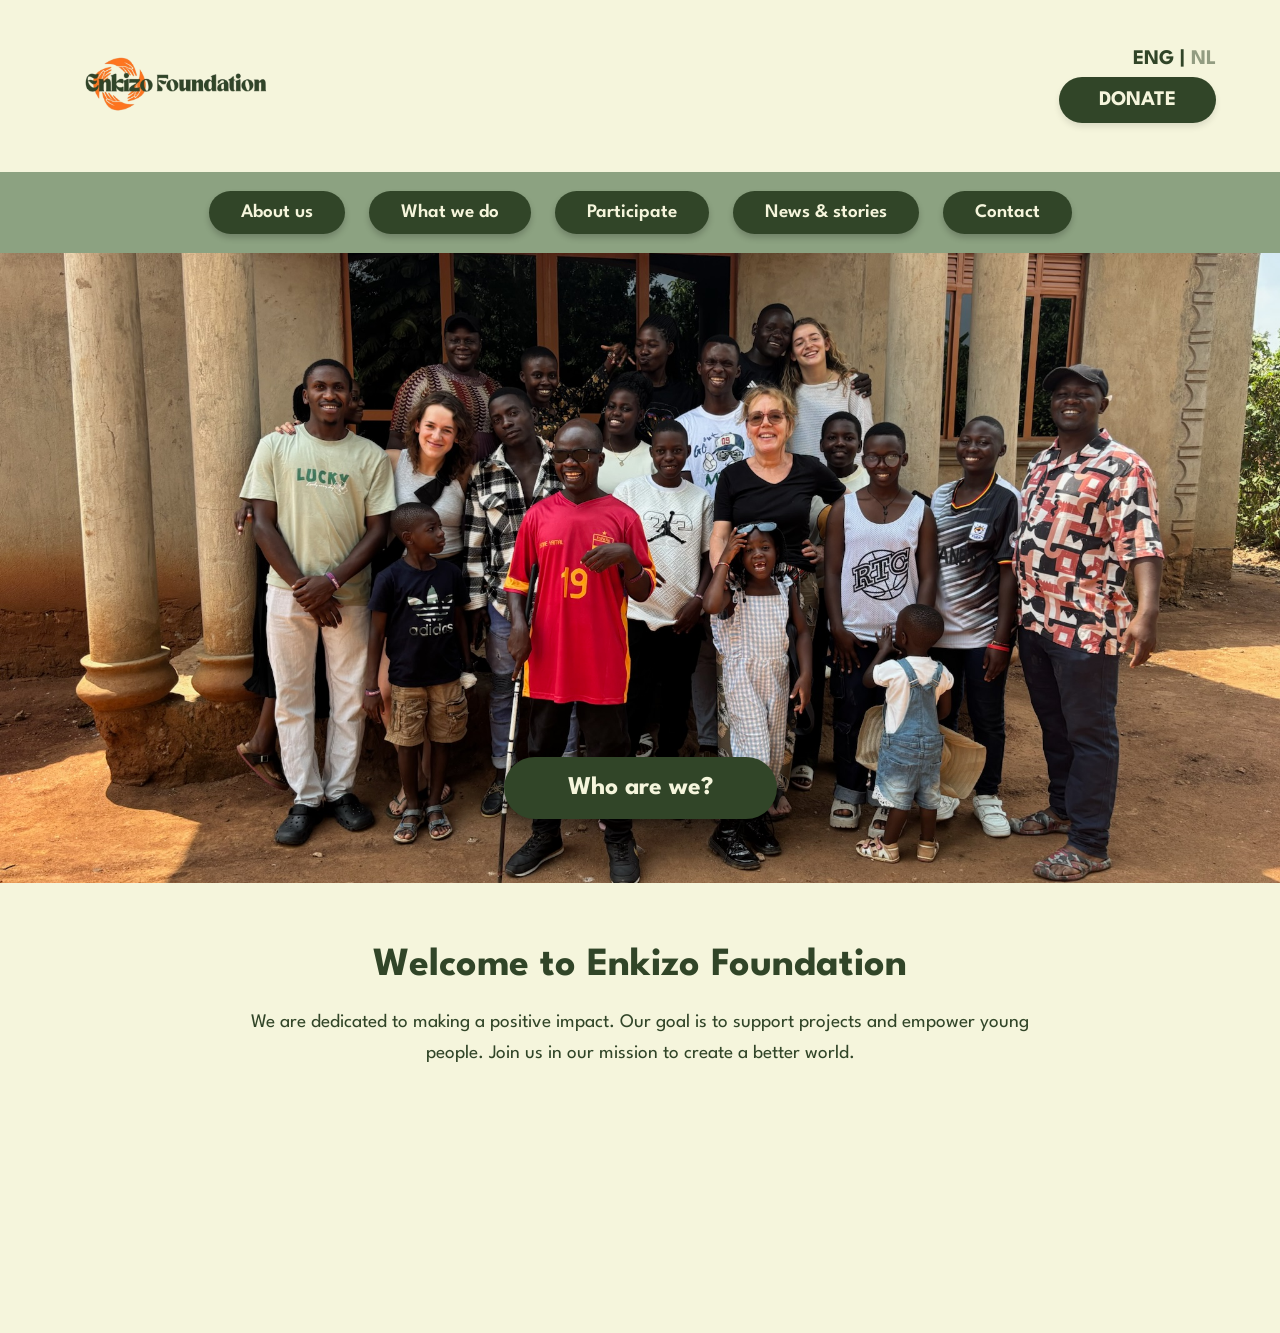
<file: index.html>
<!DOCTYPE html>
<html lang="en">
<head>
    <meta charset="UTF-8">
    <meta name="viewport" content="width=device-width, initial-scale=1.0">
    <title>Enkizo Foundation</title>
    <link rel="stylesheet" href="style.css">
    <link href="https://fonts.googleapis.com/css2?family=League+Spartan:wght@400;500;600;700&display=swap" rel="stylesheet">
</head>
<body>
    <header class="top-bar">
        <div class="logo-container">
            <a href="index.html"><img src="assets/logo.png" alt="Enkizo Foundation Logo" class="logo"></a>
        </div>
        <div class="header-right">
            <div class="language-toggle">
                <span id="lang-eng" class="lang-btn active">ENG</span> | <span id="lang-nl" class="lang-btn">NL</span>
            </div>
            <button class="donate-btn" id="donate-btn">DONATE</button>
        </div>
    </header>

    <button class="hamburger" id="hamburger" aria-label="Open menu" aria-expanded="false">
        <span></span><span></span><span></span>
    </button>

    <nav class="main-nav" id="main-nav">
        <div class="nav-item">
            <button class="nav-btn" id="nav-about">About us</button>
            <div class="dropdown">
                <a href="about.html#goal" id="sub-goal">Our goal</a>
                <a href="about.html#org" id="sub-org">Organization</a>
                <a href="about.html#plans" id="sub-plans">Plans</a>
                <a href="leadership.html#board" id="sub-leadership">Leadership & Foundation</a>
            </div>
        </div>
        <div class="nav-item">
            <button class="nav-btn" id="nav-what">What we do</button>
            <div class="dropdown">
                <a href="what-we-do.html#projects" id="sub-projects">Projects</a>
                <a href="what-we-do.html#youth" id="sub-youth">The Young People</a>
            </div>
        </div>
        <div class="nav-item">
            <button class="nav-btn" id="nav-participate">Participate</button>
            <div class="dropdown">
                <a href="participate.html#one-time" id="sub-onetime">One-time Donation</a>
                <a href="participate.html#donor" id="sub-donor">become a donor</a>
            </div>
        </div>
        <div class="nav-item">
            <button class="nav-btn" id="nav-news">News & stories</button>
            <div class="dropdown">
                <a href="news.html#photos" id="sub-photos">Photos</a>
                <a href="news.html#videos" id="sub-videos">videos</a>
                <a href="news.html#stories" id="sub-stories">Stories</a>
            </div>
        </div>
        <div class="nav-item">
            <a href="contact.html" class="nav-btn-link"><button class="nav-btn" id="nav-contact">Contact</button></a>
        </div>
    </nav>

    <main class="hero-section">
        <div class="hero-content">
            <a href="about.html"><button class="who-btn" id="who-btn">Who are we?</button></a>
        </div>
    </main>

    <section class="content-section">
        <div class="container">
            <h2 id="about-us-heading">Welcome to Enkizo Foundation</h2>
            <p id="about-us-text">We are dedicated to making a positive impact. Our goal is to support projects and empower young people. Join us in our mission to create a better world.</p>
        </div>
    </section>

    <script src="translations.js"></script>
    <script src="main.js"></script>
</body>
</html>
</file>
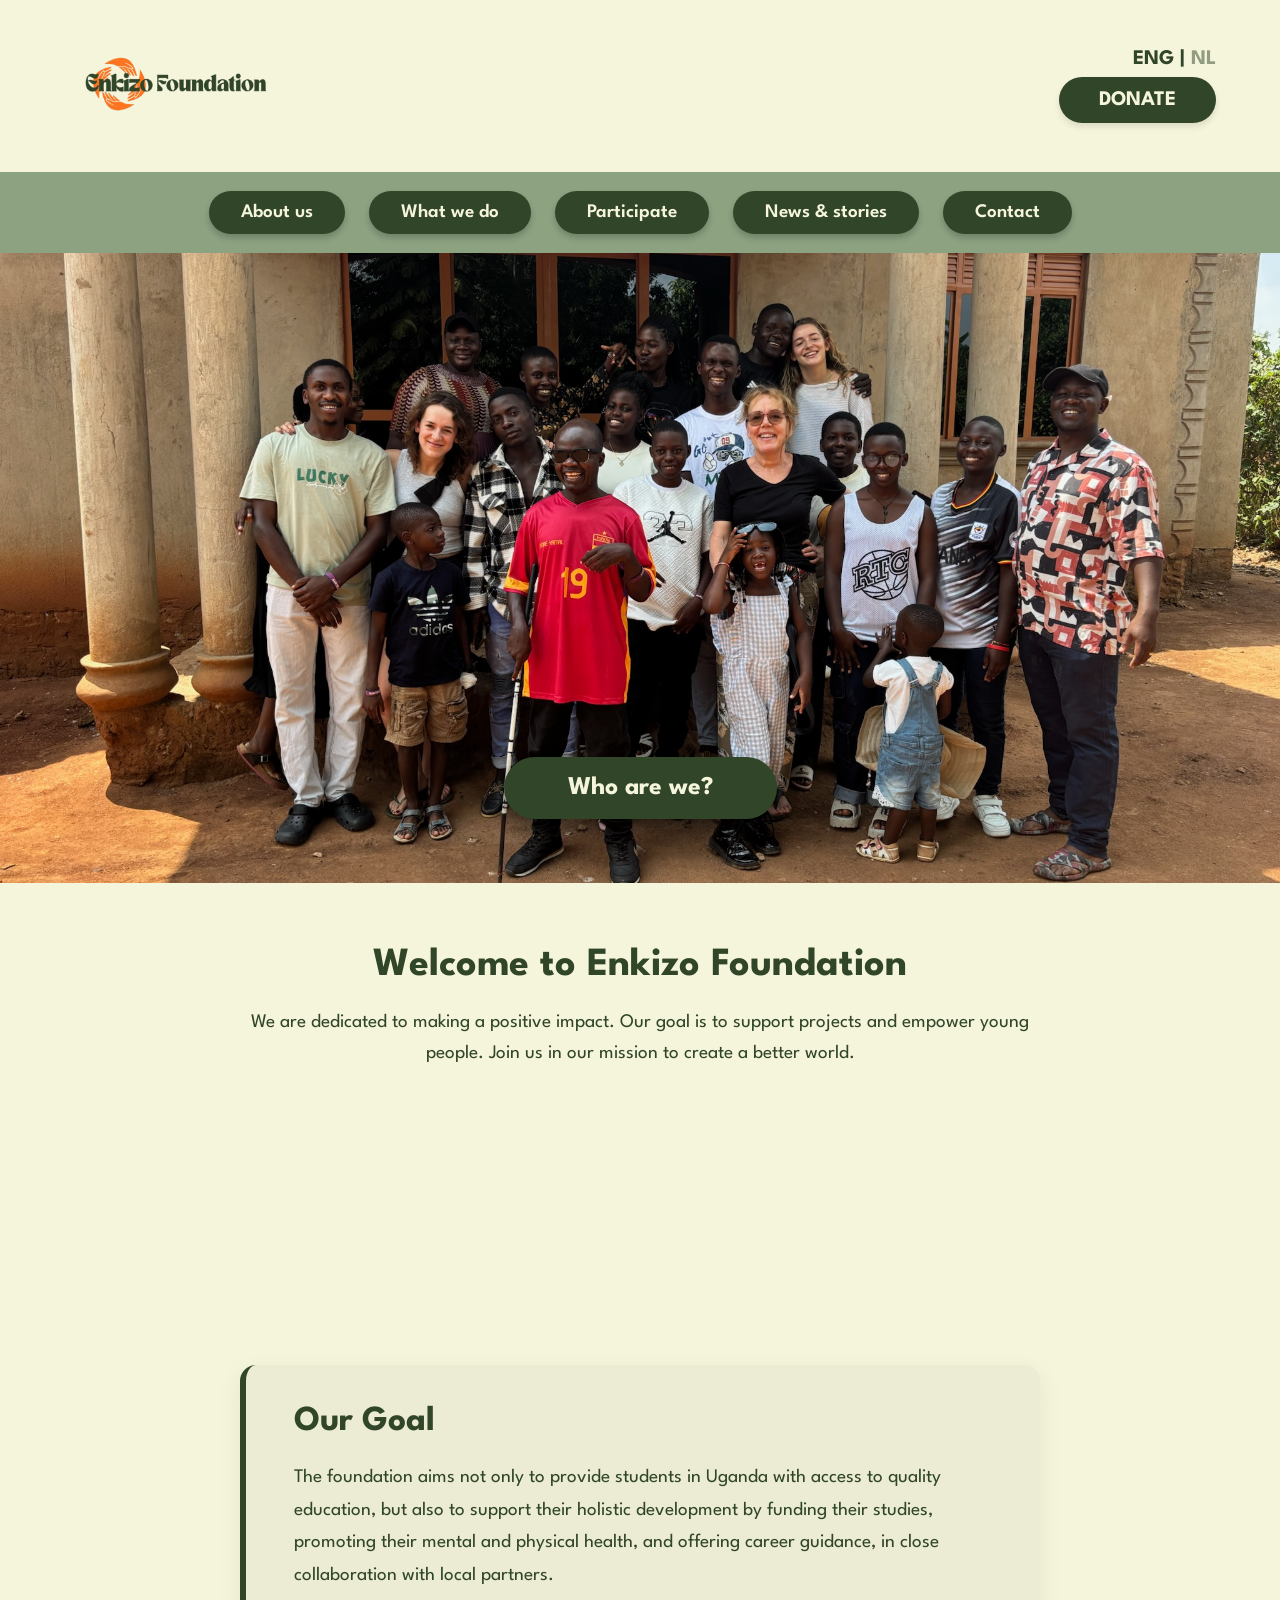
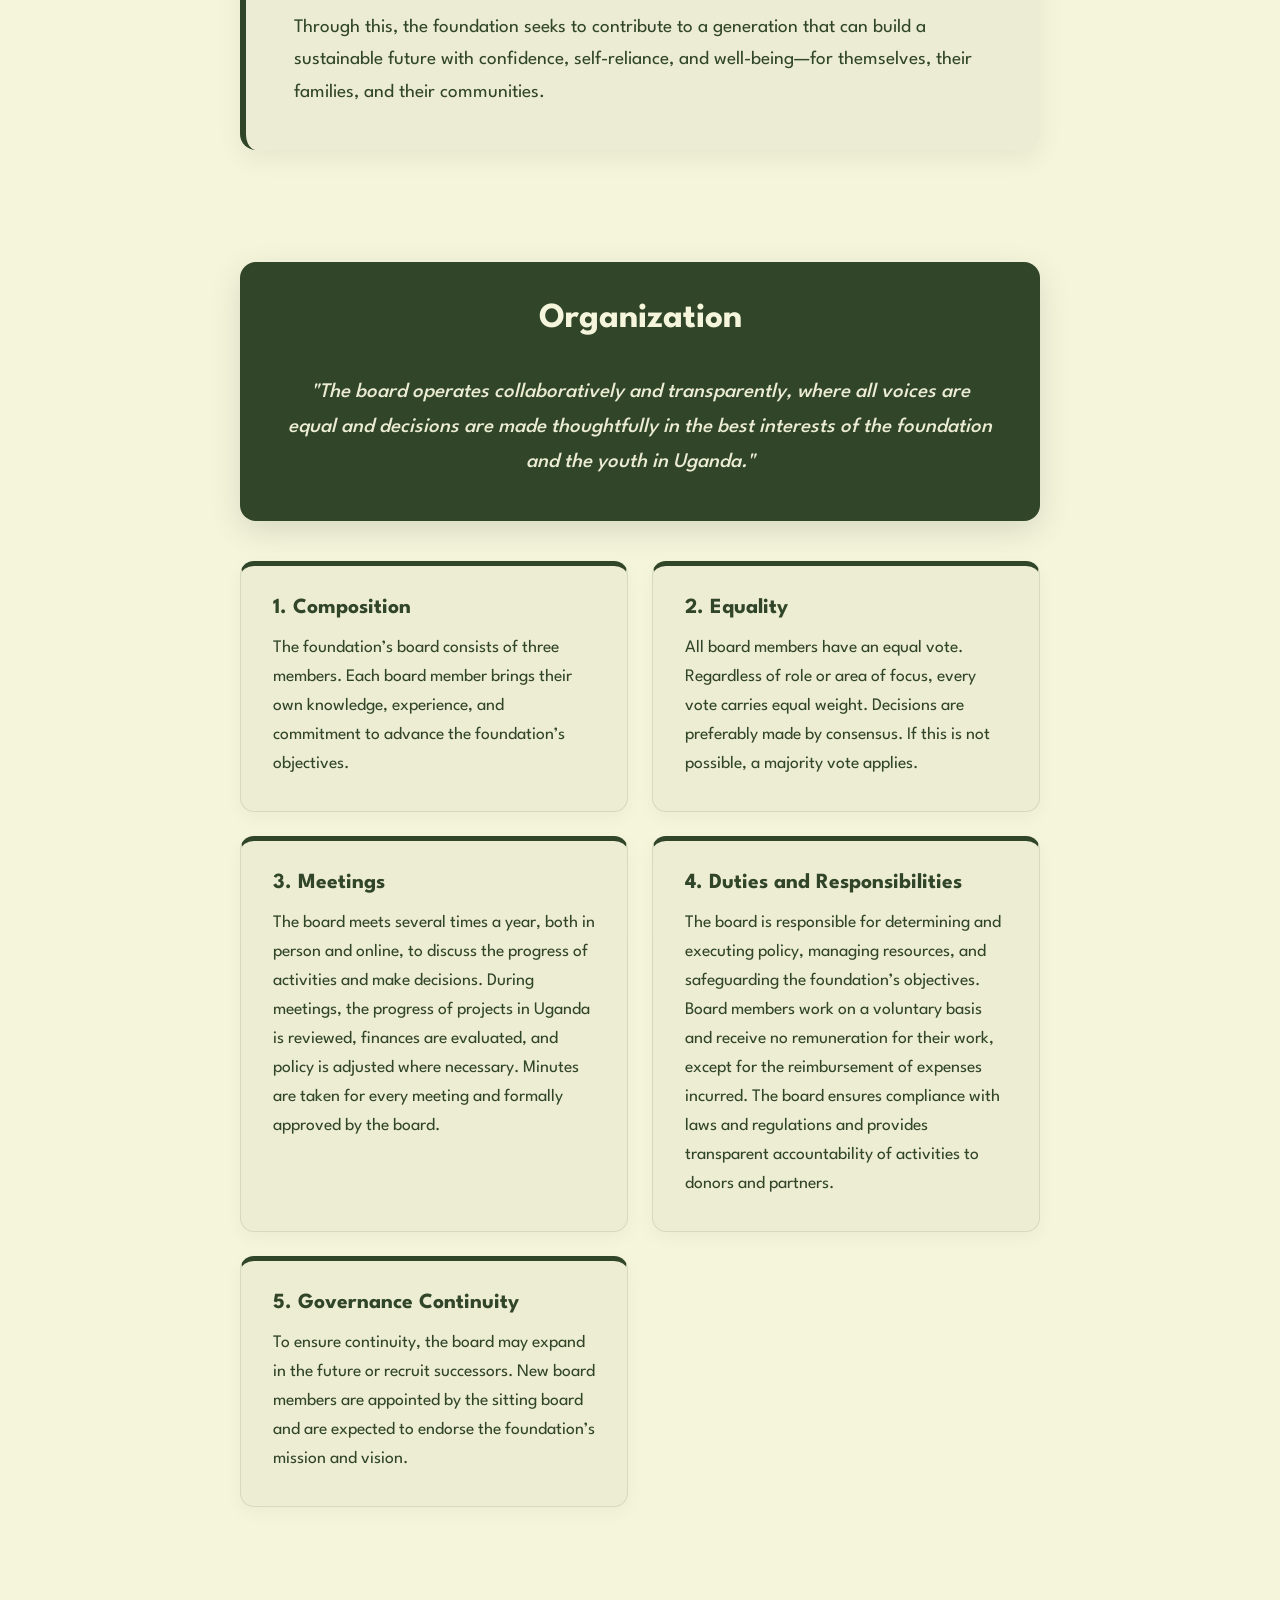
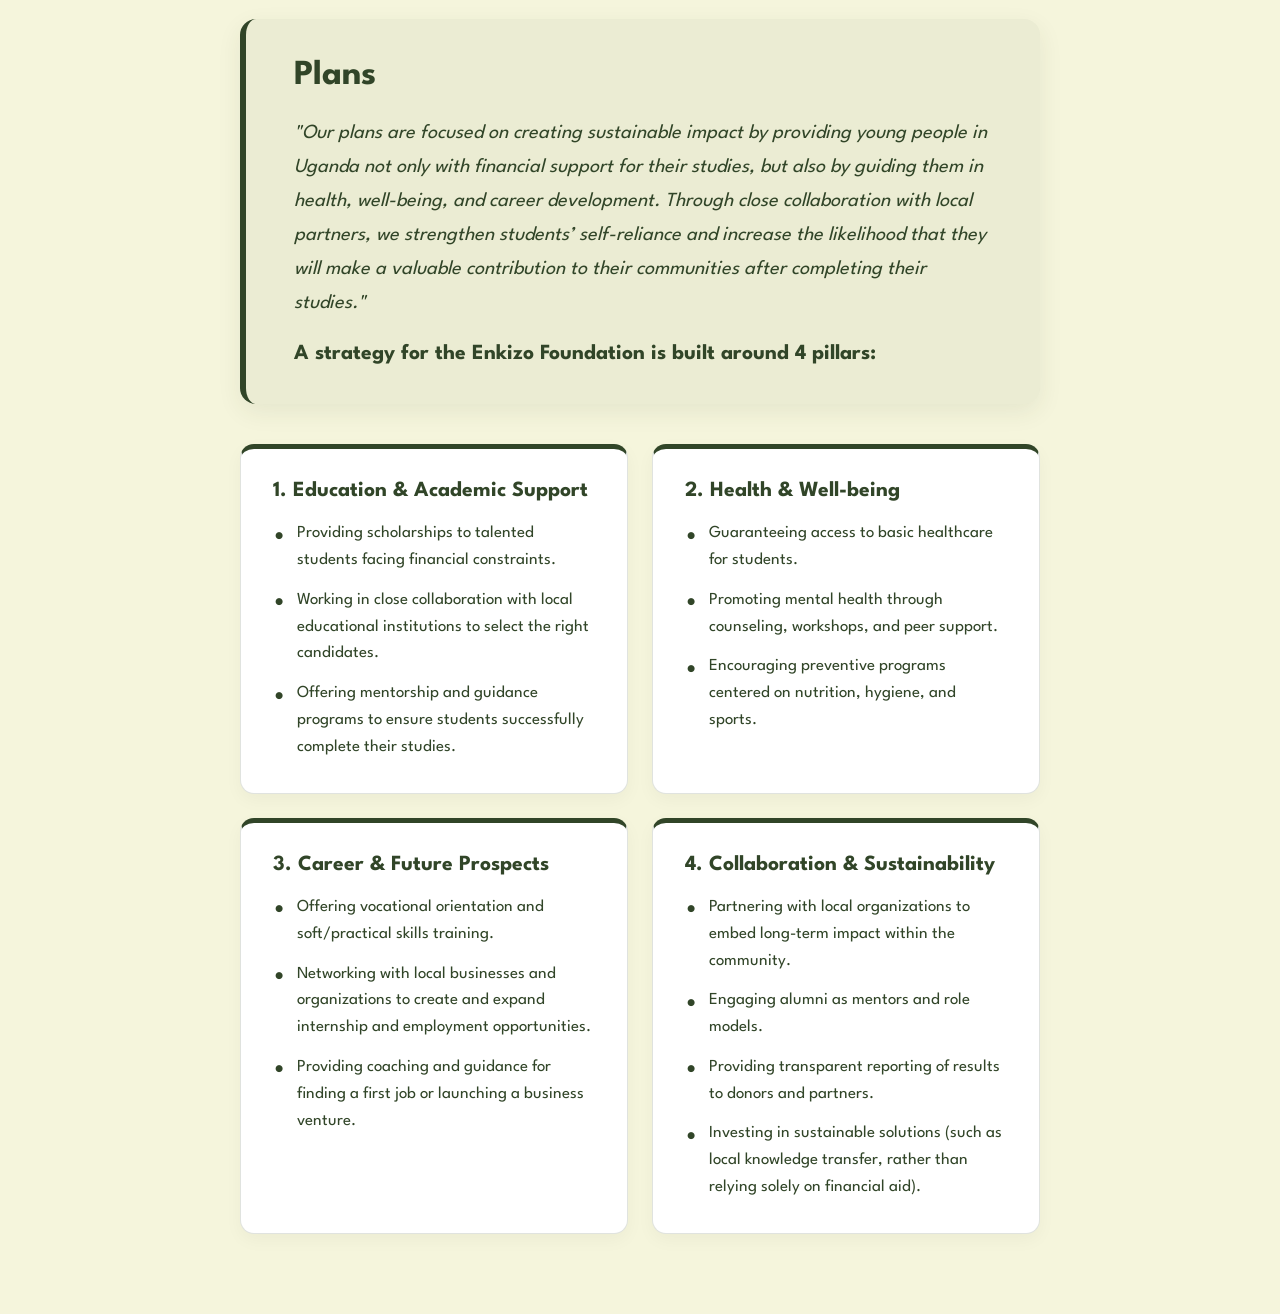
<file: about.html>
<!DOCTYPE html>
<html lang="en">
<head>
    <meta charset="UTF-8">
    <meta name="viewport" content="width=device-width, initial-scale=1.0">
    <title>About Us - Enkizo Foundation</title>
    <link rel="stylesheet" href="style.css">
    <link href="https://fonts.googleapis.com/css2?family=League+Spartan:wght@400;500;600;700&display=swap" rel="stylesheet">
</head>
<body>
    <header class="top-bar">
        <div class="logo-container">
            <a href="index.html"><img src="assets/logo.png" alt="Enkizo Foundation Logo" class="logo"></a>
        </div>
        <div class="header-right">
            <div class="language-toggle">
                <span id="lang-eng" class="lang-btn active">ENG</span> | <span id="lang-nl" class="lang-btn">NL</span>
            </div>
            <button class="donate-btn" id="donate-btn">DONATE</button>
        </div>
    </header>

    <button class="hamburger" id="hamburger" aria-label="Open menu" aria-expanded="false">
        <span></span><span></span><span></span>
    </button>

    <nav class="main-nav" id="main-nav">
        <div class="nav-item">
            <button class="nav-btn" id="nav-about">About us</button>
            <div class="dropdown">
                <a href="about.html#goal" id="sub-goal">Our goal</a>
                <a href="about.html#org" id="sub-org">Organization</a>
                <a href="about.html#plans" id="sub-plans">Plans</a>
                <a href="leadership.html#board" id="sub-leadership">Leadership & Foundation</a>
            </div>
        </div>
        <div class="nav-item">
            <button class="nav-btn" id="nav-what">What we do</button>
            <div class="dropdown">
                <a href="what-we-do.html#projects" id="sub-projects">Projects</a>
                <a href="what-we-do.html#youth" id="sub-youth">The Young People</a>
            </div>
        </div>
        <div class="nav-item">
            <button class="nav-btn" id="nav-participate">Participate</button>
            <div class="dropdown">
                <a href="participate.html#one-time" id="sub-onetime">One-time Donation</a>
                <a href="participate.html#donor" id="sub-donor">become a donor</a>
            </div>
        </div>
        <div class="nav-item">
            <button class="nav-btn" id="nav-news">News & stories</button>
            <div class="dropdown">
                <a href="news.html#photos" id="sub-photos">Photos</a>
                <a href="news.html#videos" id="sub-videos">videos</a>
                <a href="news.html#stories" id="sub-stories">Stories</a>
            </div>
        </div>
        <div class="nav-item">
            <a href="contact.html" class="nav-btn-link"><button class="nav-btn" id="nav-contact">Contact</button></a>
        </div>
    </nav>

    <main class="hero-section">
        <div class="hero-content">
            <a href="about.html"><button class="who-btn" id="who-btn">Who are we?</button></a>
        </div>
    </main>

    <section class="content-section" id="about">
        <div class="container">
            <h2 id="about-us-heading">Welcome to Enkizo Foundation</h2>
            <p id="about-us-text">We are dedicated to making a positive impact. Our goal is to support projects and empower young people. Join us in our mission to create a better world.</p>
        </div>
    </section>

    <!-- Subsection: Our Goal -->
    <section class="goal-section" id="goal">
        <div class="container">
            <div class="goal-card">
                <h2 id="goal-heading" class="section-title">Our Goal</h2>
                <div class="goal-content">
                    <p id="goal-p1" class="goal-text">The foundation aims not only to provide students in Uganda with access to quality education, but also to support their holistic development by funding their studies, promoting their mental and physical health, and offering career guidance, in close collaboration with local partners.</p>
                    <p id="goal-p2" class="goal-text">Through this, the foundation seeks to contribute to a generation that can build a sustainable future with confidence, self-reliance, and well-being—for themselves, their families, and their communities.</p>
                </div>
            </div>
        </div>
    </section>

    <!-- Subsection: Organization -->
    <section class="org-section" id="org">
        <div class="container">
            <div class="org-header-card">
                <h2 id="org-heading" class="section-title">Organization</h2>
                <blockquote id="org-quote" class="org-quote">
                    “The board operates collaboratively and transparently, where all voices are equal and decisions are made thoughtfully in the best interests of the foundation and the youth in Uganda.”
                </blockquote>
            </div>

            <div class="org-grid">
                <div class="org-card">
                    <h3 id="org-item1-title" class="org-card-title">1. Composition</h3>
                    <p id="org-item1-text" class="org-card-text">The foundation’s board consists of three members. Each board member brings their own knowledge, experience, and commitment to advance the foundation’s objectives.</p>
                </div>
                <div class="org-card">
                    <h3 id="org-item2-title" class="org-card-title">2. Equality</h3>
                    <p id="org-item2-text" class="org-card-text">All board members have an equal vote. Regardless of role or area of focus, every vote carries equal weight. Decisions are preferably made by consensus. If this is not possible, a majority vote applies.</p>
                </div>
                <div class="org-card">
                    <h3 id="org-item3-title" class="org-card-title">3. Meetings</h3>
                    <p id="org-item3-text" class="org-card-text">The board meets several times a year, both in person and online, to discuss the progress of activities and make decisions. During meetings, the progress of projects in Uganda is reviewed, finances are evaluated, and policy is adjusted where necessary. Minutes are taken for every meeting and formally approved by the board.</p>
                </div>
                <div class="org-card">
                    <h3 id="org-item4-title" class="org-card-title">4. Duties and Responsibilities</h3>
                    <p id="org-item4-text" class="org-card-text">The board is responsible for determining and executing policy, managing resources, and safeguarding the foundation’s objectives. Board members work on a voluntary basis and receive no remuneration for their work, except for the reimbursement of expenses incurred. The board ensures compliance with laws and regulations and provides transparent accountability of activities to donors and partners.</p>
                </div>
                <div class="org-card">
                    <h3 id="org-item5-title" class="org-card-title">5. Governance Continuity</h3>
                    <p id="org-item5-text" class="org-card-text">To ensure continuity, the board may expand in the future or recruit successors. New board members are appointed by the sitting board and are expected to endorse the foundation’s mission and vision.</p>
                </div>
            </div>
        </div>
    </section>

    <!-- Subsection: Plans -->
    <section class="plans-section" id="plans">
        <div class="container">
            <div class="plans-header-card">
                <h2 id="plans-heading" class="section-title">Plans</h2>
                <blockquote id="plans-quote" class="plans-quote">
                    “Our plans are focused on creating sustainable impact by providing young people in Uganda not only with financial support for their studies, but also by guiding them in health, well-being, and career development. Through close collaboration with local partners, we strengthen students’ self-reliance and increase the likelihood that they will make a valuable contribution to their communities after completing their studies.”
                </blockquote>
                <p id="plans-subheading" class="plans-subheading">A strategy for the Enkizo Foundation is built around 4 pillars:</p>
            </div>

            <div class="plans-grid">
                <div class="pillar-card">
                    <h3 id="pillar1-title" class="pillar-title">1. Education & Academic Support</h3>
                    <ul class="pillar-list">
                        <li id="pillar1-item1">Providing scholarships to talented students facing financial constraints.</li>
                        <li id="pillar1-item2">Working in close collaboration with local educational institutions to select the right candidates.</li>
                        <li id="pillar1-item3">Offering mentorship and guidance programs to ensure students successfully complete their studies.</li>
                    </ul>
                </div>

                <div class="pillar-card">
                    <h3 id="pillar2-title" class="pillar-title">2. Health & Well-being</h3>
                    <ul class="pillar-list">
                        <li id="pillar2-item1">Guaranteeing access to basic healthcare for students.</li>
                        <li id="pillar2-item2">Promoting mental health through counseling, workshops, and peer support.</li>
                        <li id="pillar2-item3">Encouraging preventive programs centered on nutrition, hygiene, and sports.</li>
                    </ul>
                </div>

                <div class="pillar-card">
                    <h3 id="pillar3-title" class="pillar-title">3. Career & Future Prospects</h3>
                    <ul class="pillar-list">
                        <li id="pillar3-item1">Offering vocational orientation and soft/practical skills training.</li>
                        <li id="pillar3-item2">Networking with local businesses and organizations to create and expand internship and employment opportunities.</li>
                        <li id="pillar3-item3">Providing coaching and guidance for finding a first job or launching a business venture.</li>
                    </ul>
                </div>

                <div class="pillar-card">
                    <h3 id="pillar4-title" class="pillar-title">4. Collaboration & Sustainability</h3>
                    <ul class="pillar-list">
                        <li id="pillar4-item1">Partnering with local organizations to embed long-term impact within the community.</li>
                        <li id="pillar4-item2">Engaging alumni as mentors and role models.</li>
                        <li id="pillar4-item3">Providing transparent reporting of results to donors and partners.</li>
                        <li id="pillar4-item4">Investing in sustainable solutions (such as local knowledge transfer, rather than relying solely on financial aid).</li>
                    </ul>
                </div>
            </div>
        </div>
    </section>

    <script src="translations.js"></script>
    <script src="main.js"></script>
</body>
</html>
</file>
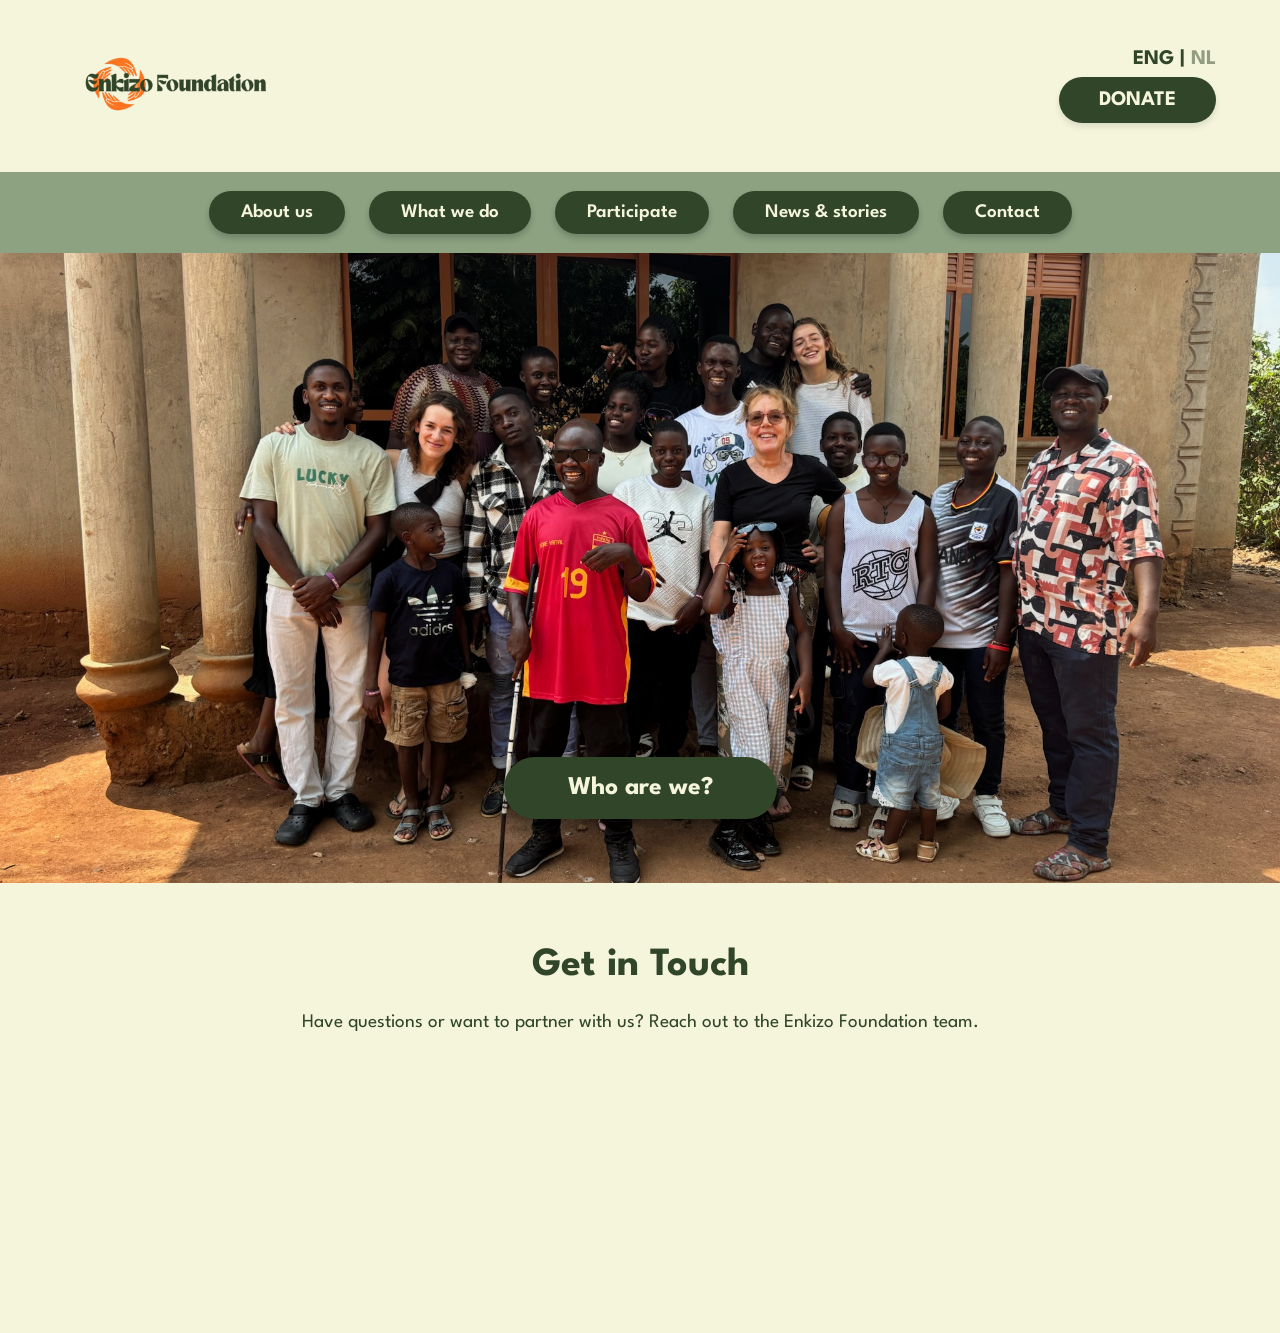
<file: contact.html>
<!DOCTYPE html>
<html lang="en">
<head>
    <meta charset="UTF-8">
    <meta name="viewport" content="width=device-width, initial-scale=1.0">
    <title>Contact - Enkizo Foundation</title>
    <link rel="stylesheet" href="style.css">
    <link href="https://fonts.googleapis.com/css2?family=League+Spartan:wght@400;500;600;700&display=swap" rel="stylesheet">
</head>
<body>
    <header class="top-bar">
        <div class="logo-container">
            <a href="index.html"><img src="assets/logo.png" alt="Enkizo Foundation Logo" class="logo"></a>
        </div>
        <div class="header-right">
            <div class="language-toggle">
                <span id="lang-eng" class="lang-btn active">ENG</span> | <span id="lang-nl" class="lang-btn">NL</span>
            </div>
            <button class="donate-btn" id="donate-btn">DONATE</button>
        </div>
    </header>

    <button class="hamburger" id="hamburger" aria-label="Open menu" aria-expanded="false">
        <span></span><span></span><span></span>
    </button>

    <nav class="main-nav" id="main-nav">
        <div class="nav-item">
            <button class="nav-btn" id="nav-about">About us</button>
            <div class="dropdown">
                <a href="about.html#goal" id="sub-goal">Our goal</a>
                <a href="about.html#org" id="sub-org">Organization</a>
                <a href="about.html#plans" id="sub-plans">Plans</a>
                <a href="leadership.html#board" id="sub-leadership">Leadership & Foundation</a>
            </div>
        </div>
        <div class="nav-item">
            <button class="nav-btn" id="nav-what">What we do</button>
            <div class="dropdown">
                <a href="what-we-do.html#projects" id="sub-projects">Projects</a>
                <a href="what-we-do.html#youth" id="sub-youth">The Young People</a>
            </div>
        </div>
        <div class="nav-item">
            <button class="nav-btn" id="nav-participate">Participate</button>
            <div class="dropdown">
                <a href="participate.html#one-time" id="sub-onetime">One-time Donation</a>
                <a href="participate.html#donor" id="sub-donor">become a donor</a>
            </div>
        </div>
        <div class="nav-item">
            <button class="nav-btn" id="nav-news">News & stories</button>
            <div class="dropdown">
                <a href="news.html#photos" id="sub-photos">Photos</a>
                <a href="news.html#videos" id="sub-videos">videos</a>
                <a href="news.html#stories" id="sub-stories">Stories</a>
            </div>
        </div>
        <div class="nav-item">
            <a href="contact.html" class="nav-btn-link"><button class="nav-btn" id="nav-contact">Contact</button></a>
        </div>
    </nav>

    <main class="hero-section">
        <div class="hero-content">
            <a href="about.html"><button class="who-btn" id="who-btn">Who are we?</button></a>
        </div>
    </main>

    <section class="content-section">
        <div class="container">
            <h2 id="contact-heading">Get in Touch</h2>
            <p id="contact-text">Have questions or want to partner with us? Reach out to the Enkizo Foundation team.</p>
        </div>
    </section>

    <script src="translations.js"></script>
    <script src="main.js"></script>
</body>
</html>
</file>
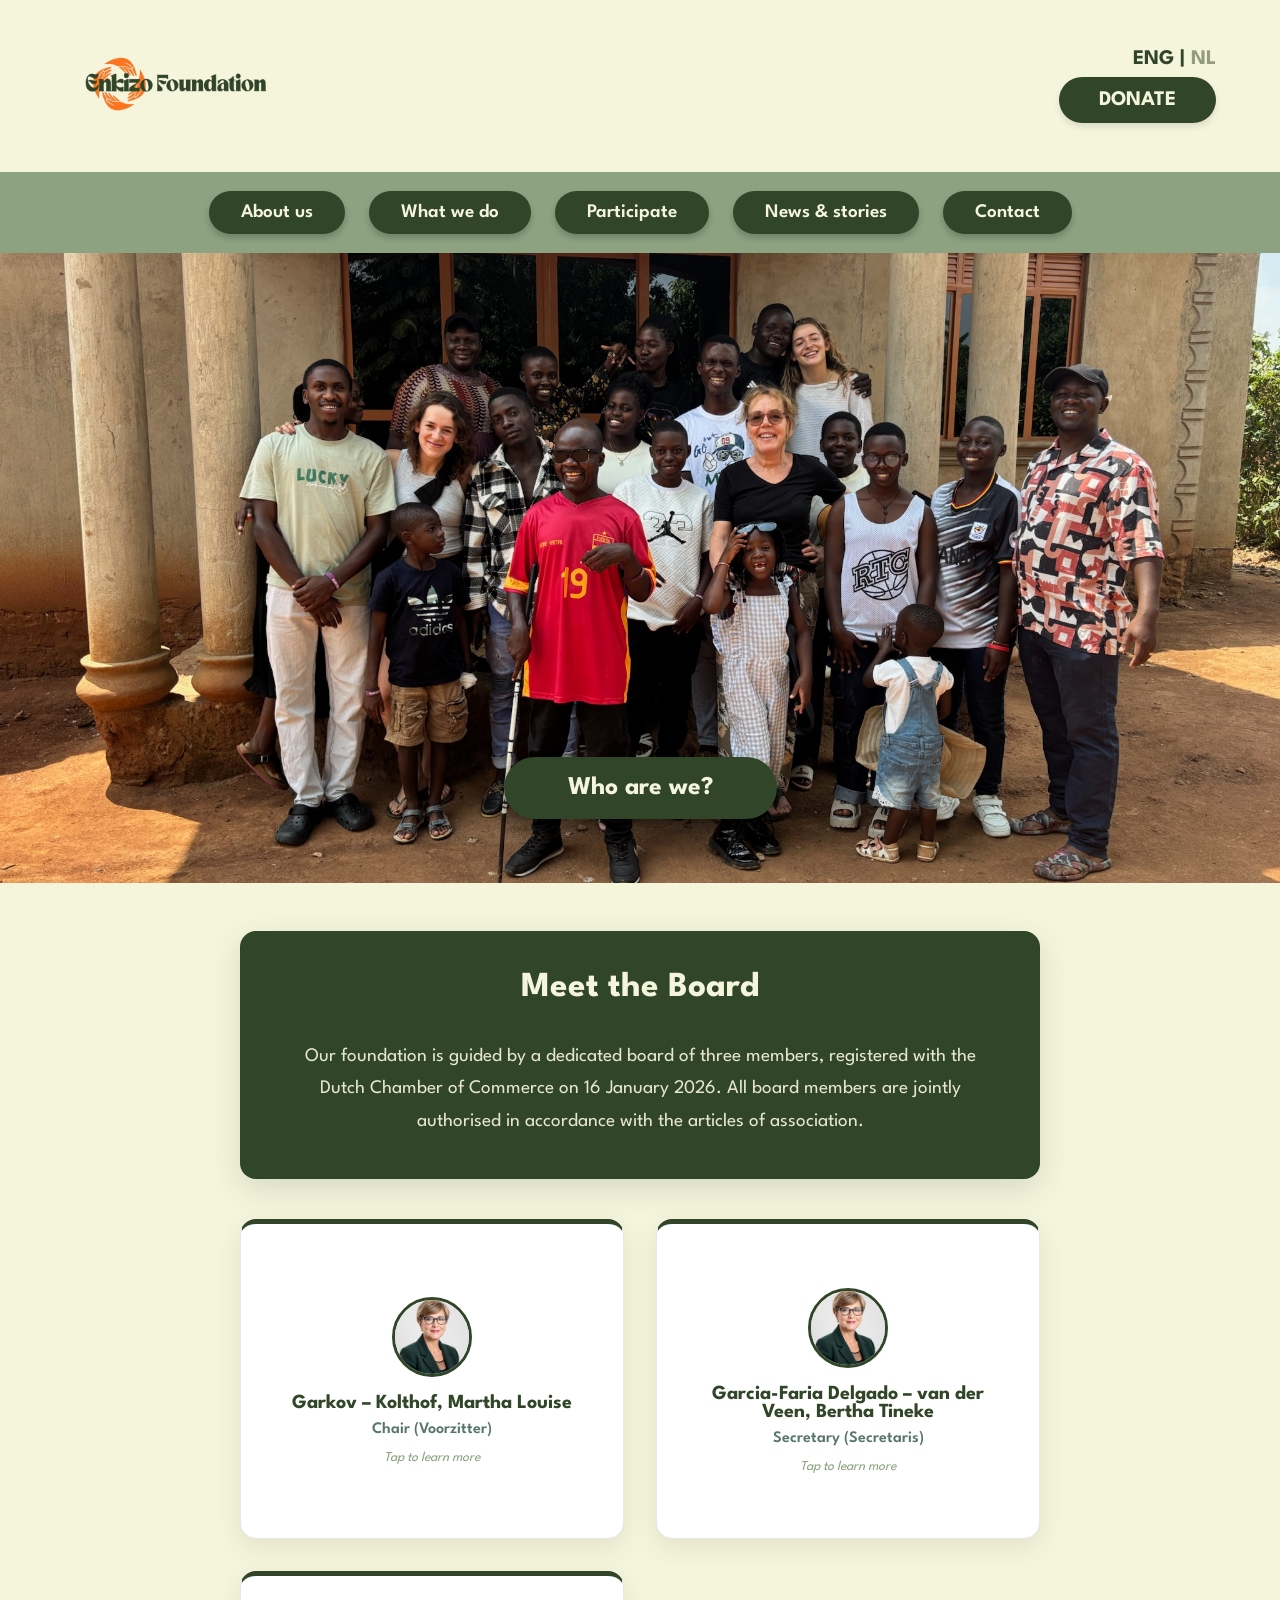
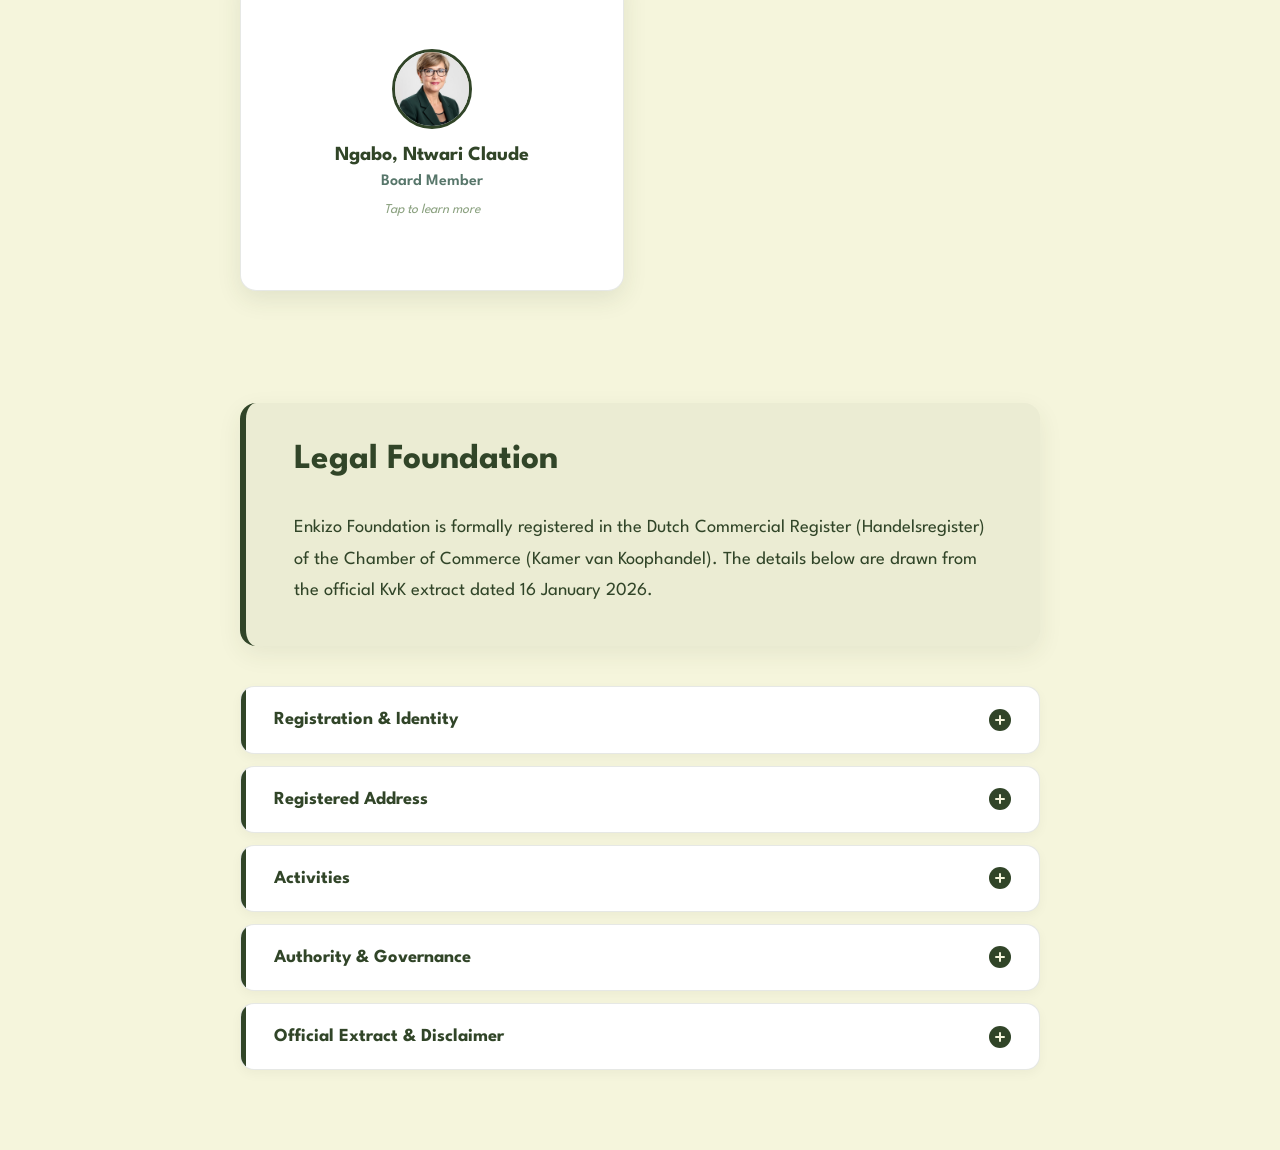
<file: leadership.html>
<!DOCTYPE html>
<html lang="en">
<head>
    <meta charset="UTF-8">
    <meta name="viewport" content="width=device-width, initial-scale=1.0">
    <title>Leadership & Foundation - Enkizo Foundation</title>
    <link rel="stylesheet" href="style.css">
    <link href="https://fonts.googleapis.com/css2?family=League+Spartan:wght@400;500;600;700&display=swap" rel="stylesheet">
</head>
<body>
    <header class="top-bar">
        <div class="logo-container">
            <a href="index.html"><img src="assets/logo.png" alt="Enkizo Foundation Logo" class="logo"></a>
        </div>
        <div class="header-right">
            <div class="language-toggle">
                <span id="lang-eng" class="lang-btn active">ENG</span> | <span id="lang-nl" class="lang-btn">NL</span>
            </div>
            <button class="donate-btn" id="donate-btn">DONATE</button>
        </div>
    </header>

    <button class="hamburger" id="hamburger" aria-label="Open menu" aria-expanded="false">
        <span></span><span></span><span></span>
    </button>

    <nav class="main-nav" id="main-nav">
        <div class="nav-item">
            <button class="nav-btn" id="nav-about">About us</button>
            <div class="dropdown">
                <a href="about.html#goal" id="sub-goal">Our goal</a>
                <a href="about.html#org" id="sub-org">Organization</a>
                <a href="about.html#plans" id="sub-plans">Plans</a>
                <a href="leadership.html#board" id="sub-leadership">Leadership & Foundation</a>
            </div>
        </div>
        <div class="nav-item">
            <button class="nav-btn" id="nav-what">What we do</button>
            <div class="dropdown">
                <a href="what-we-do.html#projects" id="sub-projects">Projects</a>
                <a href="what-we-do.html#youth" id="sub-youth">The Young People</a>
            </div>
        </div>
        <div class="nav-item">
            <button class="nav-btn" id="nav-participate">Participate</button>
            <div class="dropdown">
                <a href="participate.html#one-time" id="sub-onetime">One-time Donation</a>
                <a href="participate.html#donor" id="sub-donor">become a donor</a>
            </div>
        </div>
        <div class="nav-item">
            <button class="nav-btn" id="nav-news">News & stories</button>
            <div class="dropdown">
                <a href="news.html#photos" id="sub-photos">Photos</a>
                <a href="news.html#videos" id="sub-videos">videos</a>
                <a href="news.html#stories" id="sub-stories">Stories</a>
            </div>
        </div>
        <div class="nav-item">
            <a href="contact.html" class="nav-btn-link"><button class="nav-btn" id="nav-contact">Contact</button></a>
        </div>
    </nav>

    <main class="hero-section">
        <div class="hero-content">
            <a href="about.html"><button class="who-btn" id="who-btn">Who are we?</button></a>
        </div>
    </main>

    <!-- Board Members Section -->
    <section class="board-section reveal" id="board">
        <div class="container">
            <div class="board-header-card">
                <h2 id="board-heading" class="section-title">Meet the Board</h2>
                <p id="board-intro" class="board-intro-text">Our foundation is guided by a dedicated board of three members, registered with the Dutch Chamber of Commerce on 16 January 2026. All board members are jointly authorised in accordance with the articles of association.</p>
            </div>
            <div class="board-grid">
                <!-- Board Member 1 -->
                <div class="board-card reveal">
                    <div class="board-card-inner">
                        <div class="board-card-front">
                            <div class="board-avatar-wrap">
                                <img src="assets/board_member_profile.jpg" alt="Martha Louise Garkov – Kolthof" class="board-avatar">
                            </div>
                            <h3 id="board1-name" class="board-name">Garkov – Kolthof, Martha Louise</h3>
                            <p id="board1-role" class="board-role">Chair (Voorzitter)</p>
                            <span class="board-flip-hint" id="board1-hint">Tap to learn more</span>
                        </div>
                        <div class="board-card-back">
                            <h3 id="board1-name-back" class="board-name-back">Martha Louise Garkov – Kolthof</h3>
                            <p id="board1-bio" class="board-bio">Date of birth: 3 June 1969. In office since 16 January 2026. Jointly authorised with other directors in accordance with the articles of association.</p>
                            <div class="board-tags">
                                <span class="board-tag" id="board1-tag1">Chair</span>
                                <span class="board-tag" id="board1-tag2">Leadership</span>
                            </div>
                        </div>
                    </div>
                </div>
                <!-- Board Member 2 -->
                <div class="board-card reveal">
                    <div class="board-card-inner">
                        <div class="board-card-front">
                            <div class="board-avatar-wrap">
                                <img src="assets/board_member_profile.jpg" alt="Bertha Tineke Garcia-Faria Delgado – van der Veen" class="board-avatar">
                            </div>
                            <h3 id="board2-name" class="board-name">Garcia-Faria Delgado – van der Veen, Bertha Tineke</h3>
                            <p id="board2-role" class="board-role">Secretary (Secretaris)</p>
                            <span class="board-flip-hint" id="board2-hint">Tap to learn more</span>
                        </div>
                        <div class="board-card-back">
                            <h3 id="board2-name-back" class="board-name-back">Bertha Tineke Garcia-Faria Delgado – van der Veen</h3>
                            <p id="board2-bio" class="board-bio">Date of birth: 10 April 1967. In office since 16 January 2026. Jointly authorised with other directors in accordance with the articles of association.</p>
                            <div class="board-tags">
                                <span class="board-tag" id="board2-tag1">Secretary</span>
                                <span class="board-tag" id="board2-tag2">Administration</span>
                            </div>
                        </div>
                    </div>
                </div>
                <!-- Board Member 3 -->
                <div class="board-card reveal">
                    <div class="board-card-inner">
                        <div class="board-card-front">
                            <div class="board-avatar-wrap">
                                <img src="assets/board_member_profile.jpg" alt="Ntwari Claude Ngabo" class="board-avatar">
                            </div>
                            <h3 id="board3-name" class="board-name">Ngabo, Ntwari Claude</h3>
                            <p id="board3-role" class="board-role">Board Member</p>
                            <span class="board-flip-hint" id="board3-hint">Tap to learn more</span>
                        </div>
                        <div class="board-card-back">
                            <h3 id="board3-name-back" class="board-name-back">Ntwari Claude Ngabo</h3>
                            <p id="board3-bio" class="board-bio">Date of birth: 28 December 1981. In office since 16 January 2026. Jointly authorised with other directors in accordance with the articles of association.</p>
                            <div class="board-tags">
                                <span class="board-tag" id="board3-tag1">Board Member</span>
                                <span class="board-tag" id="board3-tag2">Operations</span>
                            </div>
                        </div>
                    </div>
                </div>
            </div>
        </div>
    </section>

    <!-- Legal Foundation Section -->
    <section class="legal-section reveal" id="legal">
        <div class="container">
            <div class="legal-header-card">
                <h2 id="legal-heading" class="section-title">Legal Foundation</h2>
                <p id="legal-intro" class="legal-intro-text">Enkizo Foundation is formally registered in the Dutch Commercial Register (Handelsregister) of the Chamber of Commerce (Kamer van Koophandel). The details below are drawn from the official KvK extract dated 16 January 2026.</p>
            </div>
            <div class="legal-accordion">
                <div class="accordion-item reveal">
                    <button class="accordion-trigger" aria-expanded="false">
                        <span id="legal-item1-title">Registration & Identity</span>
                        <span class="accordion-icon" aria-hidden="true"></span>
                    </button>
                    <div class="accordion-body">
                        <p id="legal-item1-text">Statutory name: Enkizo Foundation (Stichting Enkizo). Legal form: Foundation (Stichting). KvK number: 99520729. RSIN: 869024668. Statutory seat: municipality of Súdwest-Fryslân. First registration in the Commercial Register: 16 January 2026. Date of deed of incorporation: 16 January 2026.</p>
                    </div>
                </div>
                <div class="accordion-item reveal">
                    <button class="accordion-trigger" aria-expanded="false">
                        <span id="legal-item2-title">Registered Address</span>
                        <span class="accordion-icon" aria-hidden="true"></span>
                    </button>
                    <div class="accordion-body">
                        <p id="legal-item2-text">Visiting address: De Bunders 35, 8701 GR Bolsward, the Netherlands.</p>
                    </div>
                </div>
                <div class="accordion-item reveal">
                    <button class="accordion-trigger" aria-expanded="false">
                        <span id="legal-item3-title">Activities</span>
                        <span class="accordion-icon" aria-hidden="true"></span>
                    </button>
                    <div class="accordion-body">
                        <p id="legal-item3-text">SBI code: 85690 — Educational support activities. Promoting access to education and vocational training for young people in Uganda, and supporting their personal development, self-reliance and future prospects.</p>
                    </div>
                </div>
                <div class="accordion-item reveal">
                    <button class="accordion-trigger" aria-expanded="false">
                        <span id="legal-item4-title">Authority & Governance</span>
                        <span class="accordion-icon" aria-hidden="true"></span>
                    </button>
                    <div class="accordion-body">
                        <p id="legal-item4-text">All board members are jointly authorised, meaning decisions require the agreement of multiple directors as specified in the articles of association. This structure ensures transparent, balanced and accountable governance of the foundation.</p>
                    </div>
                </div>
                <div class="accordion-item reveal">
                    <button class="accordion-trigger" aria-expanded="false">
                        <span id="legal-item5-title">Official Extract & Disclaimer</span>
                        <span class="accordion-icon" aria-hidden="true"></span>
                    </button>
                    <div class="accordion-body">
                        <p id="legal-item5-text">This information is based on the KvK Commercial Register extract dated 16 January 2026 (KvK number 99520729). The original Dutch extract is authenticated with an electronic seal and constitutes official proof of registration. This page provides an informational summary only; in the event of any discrepancy, the original Dutch document prevails.</p>
                    </div>
                </div>
            </div>
        </div>
    </section>

    <button class="scroll-top-btn" id="scroll-top-btn" aria-label="Back to top" title="Back to top">&#8679;</button>

    <script src="translations.js"></script>
    <script src="main.js"></script>
</body>
</html>
</file>
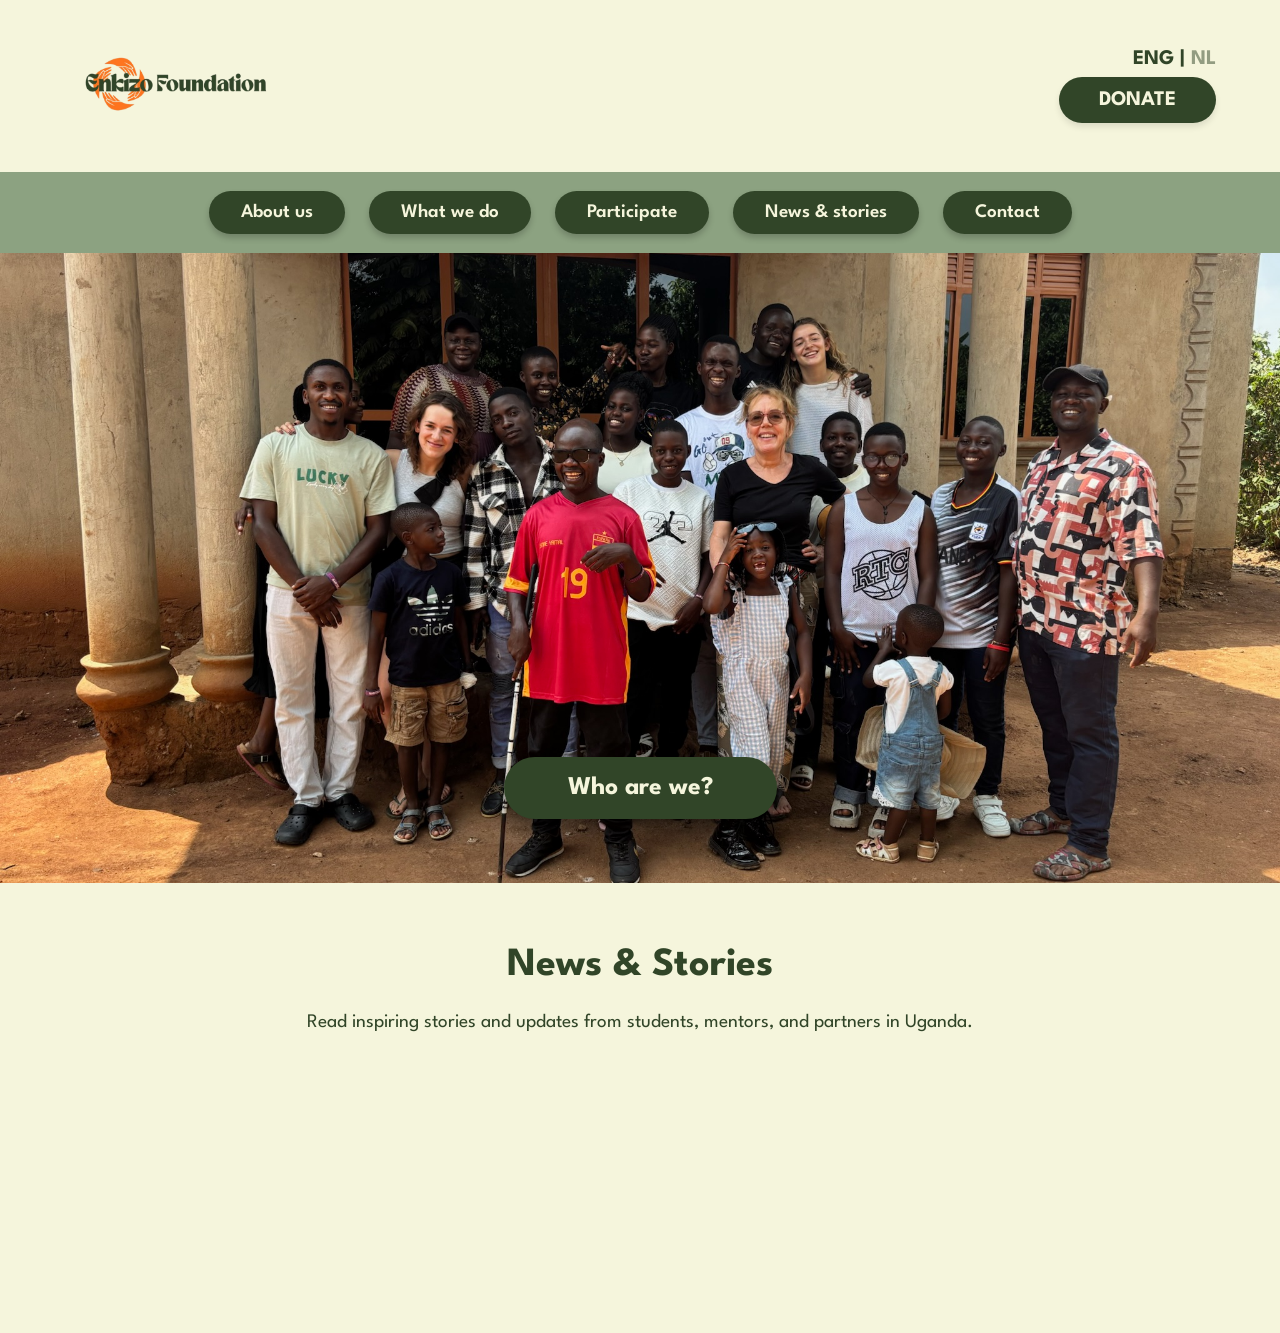
<file: news.html>
<!DOCTYPE html>
<html lang="en">
<head>
    <meta charset="UTF-8">
    <meta name="viewport" content="width=device-width, initial-scale=1.0">
    <title>News & Stories - Enkizo Foundation</title>
    <link rel="stylesheet" href="style.css">
    <link href="https://fonts.googleapis.com/css2?family=League+Spartan:wght@400;500;600;700&display=swap" rel="stylesheet">
</head>
<body>
    <header class="top-bar">
        <div class="logo-container">
            <a href="index.html"><img src="assets/logo.png" alt="Enkizo Foundation Logo" class="logo"></a>
        </div>
        <div class="header-right">
            <div class="language-toggle">
                <span id="lang-eng" class="lang-btn active">ENG</span> | <span id="lang-nl" class="lang-btn">NL</span>
            </div>
            <button class="donate-btn" id="donate-btn">DONATE</button>
        </div>
    </header>

    <button class="hamburger" id="hamburger" aria-label="Open menu" aria-expanded="false">
        <span></span><span></span><span></span>
    </button>

    <nav class="main-nav" id="main-nav">
        <div class="nav-item">
            <button class="nav-btn" id="nav-about">About us</button>
            <div class="dropdown">
                <a href="about.html#goal" id="sub-goal">Our goal</a>
                <a href="about.html#org" id="sub-org">Organization</a>
                <a href="about.html#plans" id="sub-plans">Plans</a>
                <a href="leadership.html#board" id="sub-leadership">Leadership & Foundation</a>
            </div>
        </div>
        <div class="nav-item">
            <button class="nav-btn" id="nav-what">What we do</button>
            <div class="dropdown">
                <a href="what-we-do.html#projects" id="sub-projects">Projects</a>
                <a href="what-we-do.html#youth" id="sub-youth">The Young People</a>
            </div>
        </div>
        <div class="nav-item">
            <button class="nav-btn" id="nav-participate">Participate</button>
            <div class="dropdown">
                <a href="participate.html#one-time" id="sub-onetime">One-time Donation</a>
                <a href="participate.html#donor" id="sub-donor">become a donor</a>
            </div>
        </div>
        <div class="nav-item">
            <button class="nav-btn" id="nav-news">News & stories</button>
            <div class="dropdown">
                <a href="news.html#photos" id="sub-photos">Photos</a>
                <a href="news.html#videos" id="sub-videos">videos</a>
                <a href="news.html#stories" id="sub-stories">Stories</a>
            </div>
        </div>
        <div class="nav-item">
            <a href="contact.html" class="nav-btn-link"><button class="nav-btn" id="nav-contact">Contact</button></a>
        </div>
    </nav>

    <main class="hero-section">
        <div class="hero-content">
            <a href="about.html"><button class="who-btn" id="who-btn">Who are we?</button></a>
        </div>
    </main>

    <section class="content-section" id="stories">
        <div class="container">
            <h2 id="stories-heading">News & Stories</h2>
            <p id="stories-text">Read inspiring stories and updates from students, mentors, and partners in Uganda.</p>
        </div>
    </section>

    <script src="translations.js"></script>
    <script src="main.js"></script>
</body>
</html>
</file>
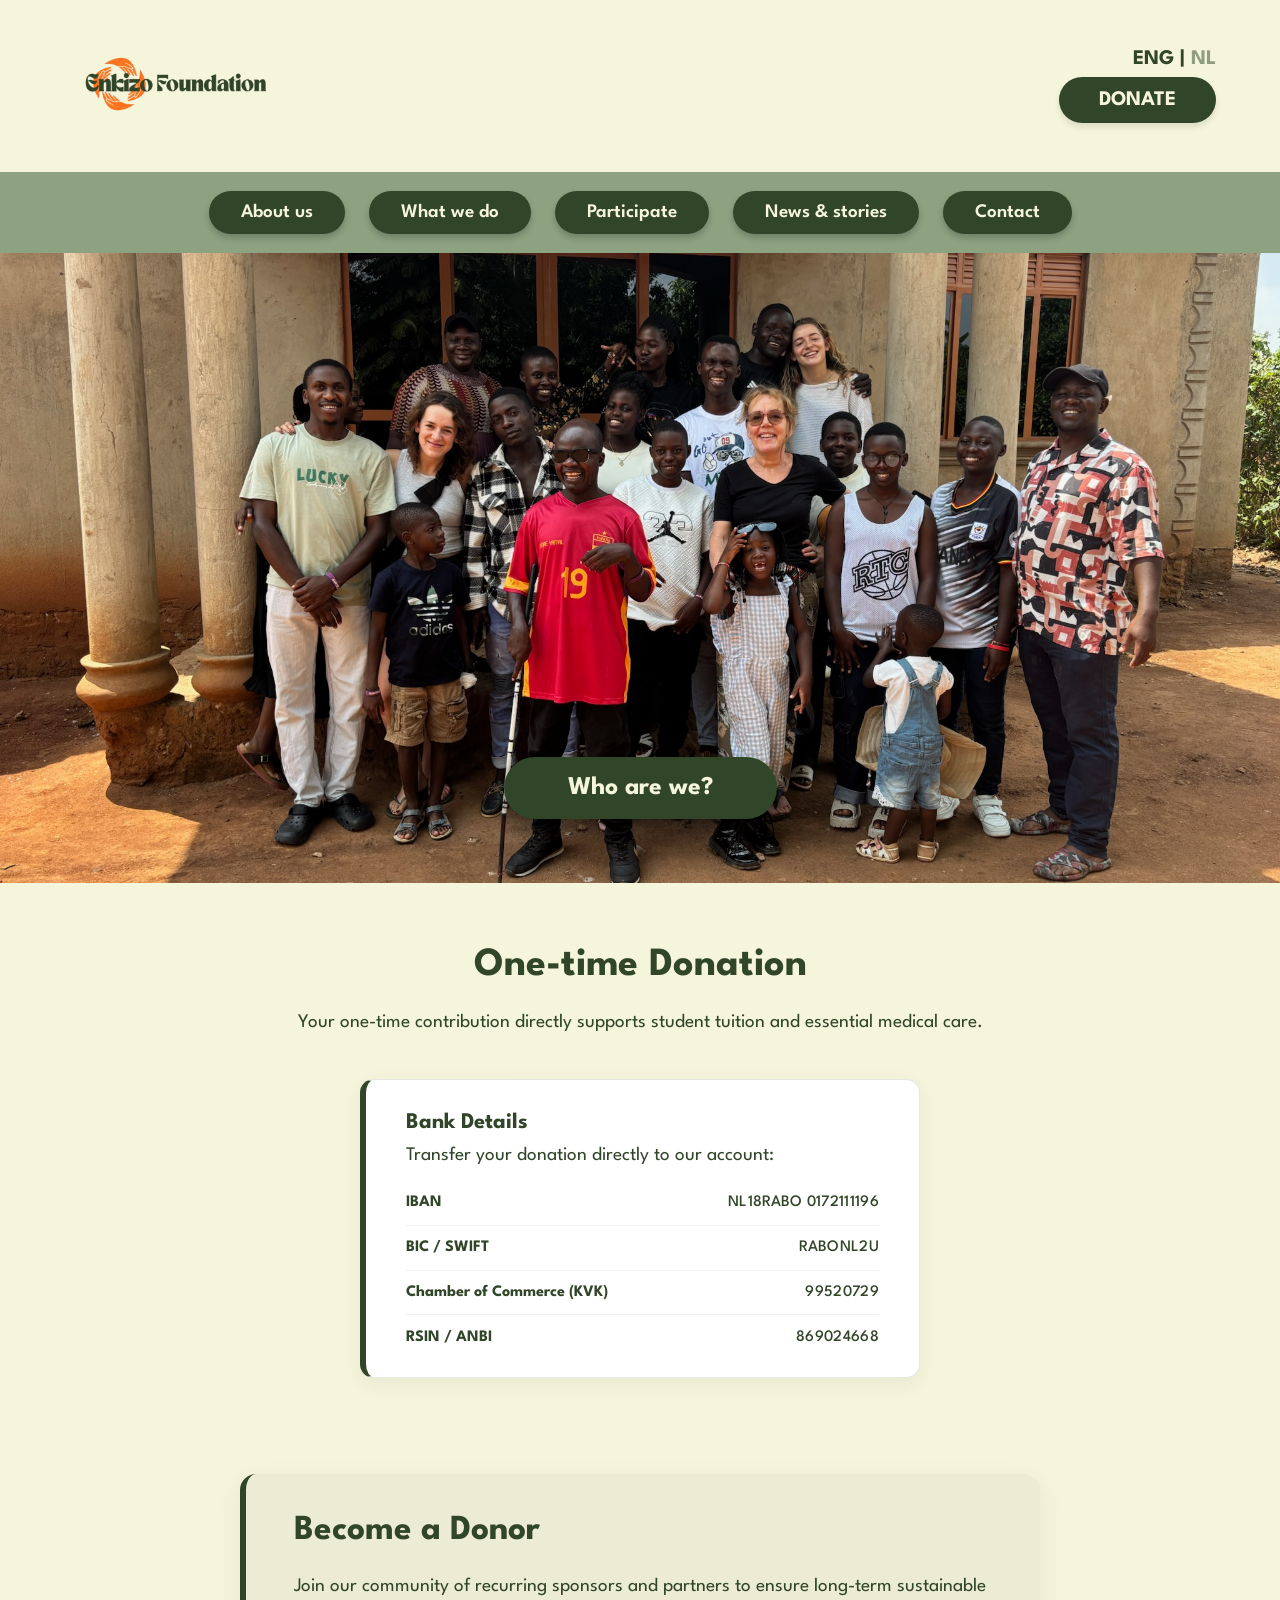
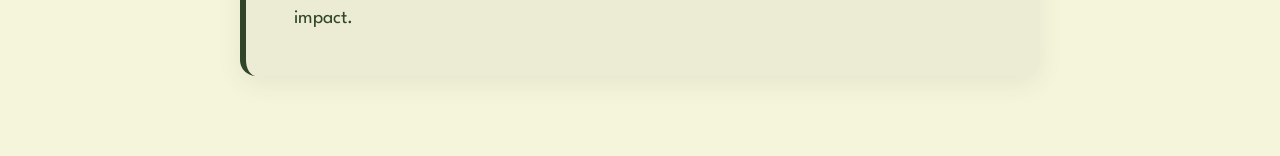
<file: participate.html>
<!DOCTYPE html>
<html lang="en">
<head>
    <meta charset="UTF-8">
    <meta name="viewport" content="width=device-width, initial-scale=1.0">
    <title>Participate - Enkizo Foundation</title>
    <link rel="stylesheet" href="style.css">
    <link href="https://fonts.googleapis.com/css2?family=League+Spartan:wght@400;500;600;700&display=swap" rel="stylesheet">
</head>
<body>
    <header class="top-bar">
        <div class="logo-container">
            <a href="index.html"><img src="assets/logo.png" alt="Enkizo Foundation Logo" class="logo"></a>
        </div>
        <div class="header-right">
            <div class="language-toggle">
                <span id="lang-eng" class="lang-btn active">ENG</span> | <span id="lang-nl" class="lang-btn">NL</span>
            </div>
            <button class="donate-btn" id="donate-btn">DONATE</button>
        </div>
    </header>

    <button class="hamburger" id="hamburger" aria-label="Open menu" aria-expanded="false">
        <span></span><span></span><span></span>
    </button>

    <nav class="main-nav" id="main-nav">
        <div class="nav-item">
            <button class="nav-btn" id="nav-about">About us</button>
            <div class="dropdown">
                <a href="about.html#goal" id="sub-goal">Our goal</a>
                <a href="about.html#org" id="sub-org">Organization</a>
                <a href="about.html#plans" id="sub-plans">Plans</a>
                <a href="leadership.html#board" id="sub-leadership">Leadership & Foundation</a>
            </div>
        </div>
        <div class="nav-item">
            <button class="nav-btn" id="nav-what">What we do</button>
            <div class="dropdown">
                <a href="what-we-do.html#projects" id="sub-projects">Projects</a>
                <a href="what-we-do.html#youth" id="sub-youth">The Young People</a>
            </div>
        </div>
        <div class="nav-item">
            <button class="nav-btn" id="nav-participate">Participate</button>
            <div class="dropdown">
                <a href="participate.html#one-time" id="sub-onetime">One-time Donation</a>
                <a href="participate.html#donor" id="sub-donor">become a donor</a>
            </div>
        </div>
        <div class="nav-item">
            <button class="nav-btn" id="nav-news">News & stories</button>
            <div class="dropdown">
                <a href="news.html#photos" id="sub-photos">Photos</a>
                <a href="news.html#videos" id="sub-videos">videos</a>
                <a href="news.html#stories" id="sub-stories">Stories</a>
            </div>
        </div>
        <div class="nav-item">
            <a href="contact.html" class="nav-btn-link"><button class="nav-btn" id="nav-contact">Contact</button></a>
        </div>
    </nav>

    <main class="hero-section">
        <div class="hero-content">
            <a href="about.html"><button class="who-btn" id="who-btn">Who are we?</button></a>
        </div>
    </main>

    <section class="content-section" id="one-time">
        <div class="container">
            <h2 id="onetime-heading">One-time Donation</h2>
            <p id="onetime-text">Your one-time contribution directly supports student tuition and essential medical care.</p>

            <div class="bank-details-card reveal">
                <h3 id="bank-heading" class="bank-heading">Bank Details</h3>
                <p id="bank-intro" class="bank-intro">Transfer your donation directly to our account:</p>
                <ul class="bank-list">
                    <li class="bank-item">
                        <span id="bank-label-iban" class="bank-label">IBAN</span>
                        <span class="bank-value">NL18RABO 0172111196</span>
                    </li>
                    <li class="bank-item">
                        <span id="bank-label-bic" class="bank-label">BIC / SWIFT</span>
                        <span class="bank-value">RABONL2U</span>
                    </li>
                    <li class="bank-item">
                        <span id="bank-label-kvk" class="bank-label">Chamber of Commerce (KVK)</span>
                        <span class="bank-value">99520729</span>
                    </li>
                    <li class="bank-item">
                        <span id="bank-label-rsin" class="bank-label">RSIN / ANBI</span>
                        <span class="bank-value">869024668</span>
                    </li>
                </ul>
            </div>
        </div>
    </section>

    <section class="goal-section" id="donor">
        <div class="container">
            <div class="goal-card">
                <h2 id="donor-heading" class="section-title">Become a Donor</h2>
                <div class="goal-content">
                    <p id="donor-text" class="goal-text">Join our community of recurring sponsors and partners to ensure long-term sustainable impact.</p>
                </div>
            </div>
        </div>
    </section>

    <script src="translations.js"></script>
    <script src="main.js"></script>
</body>
</html>
</file>
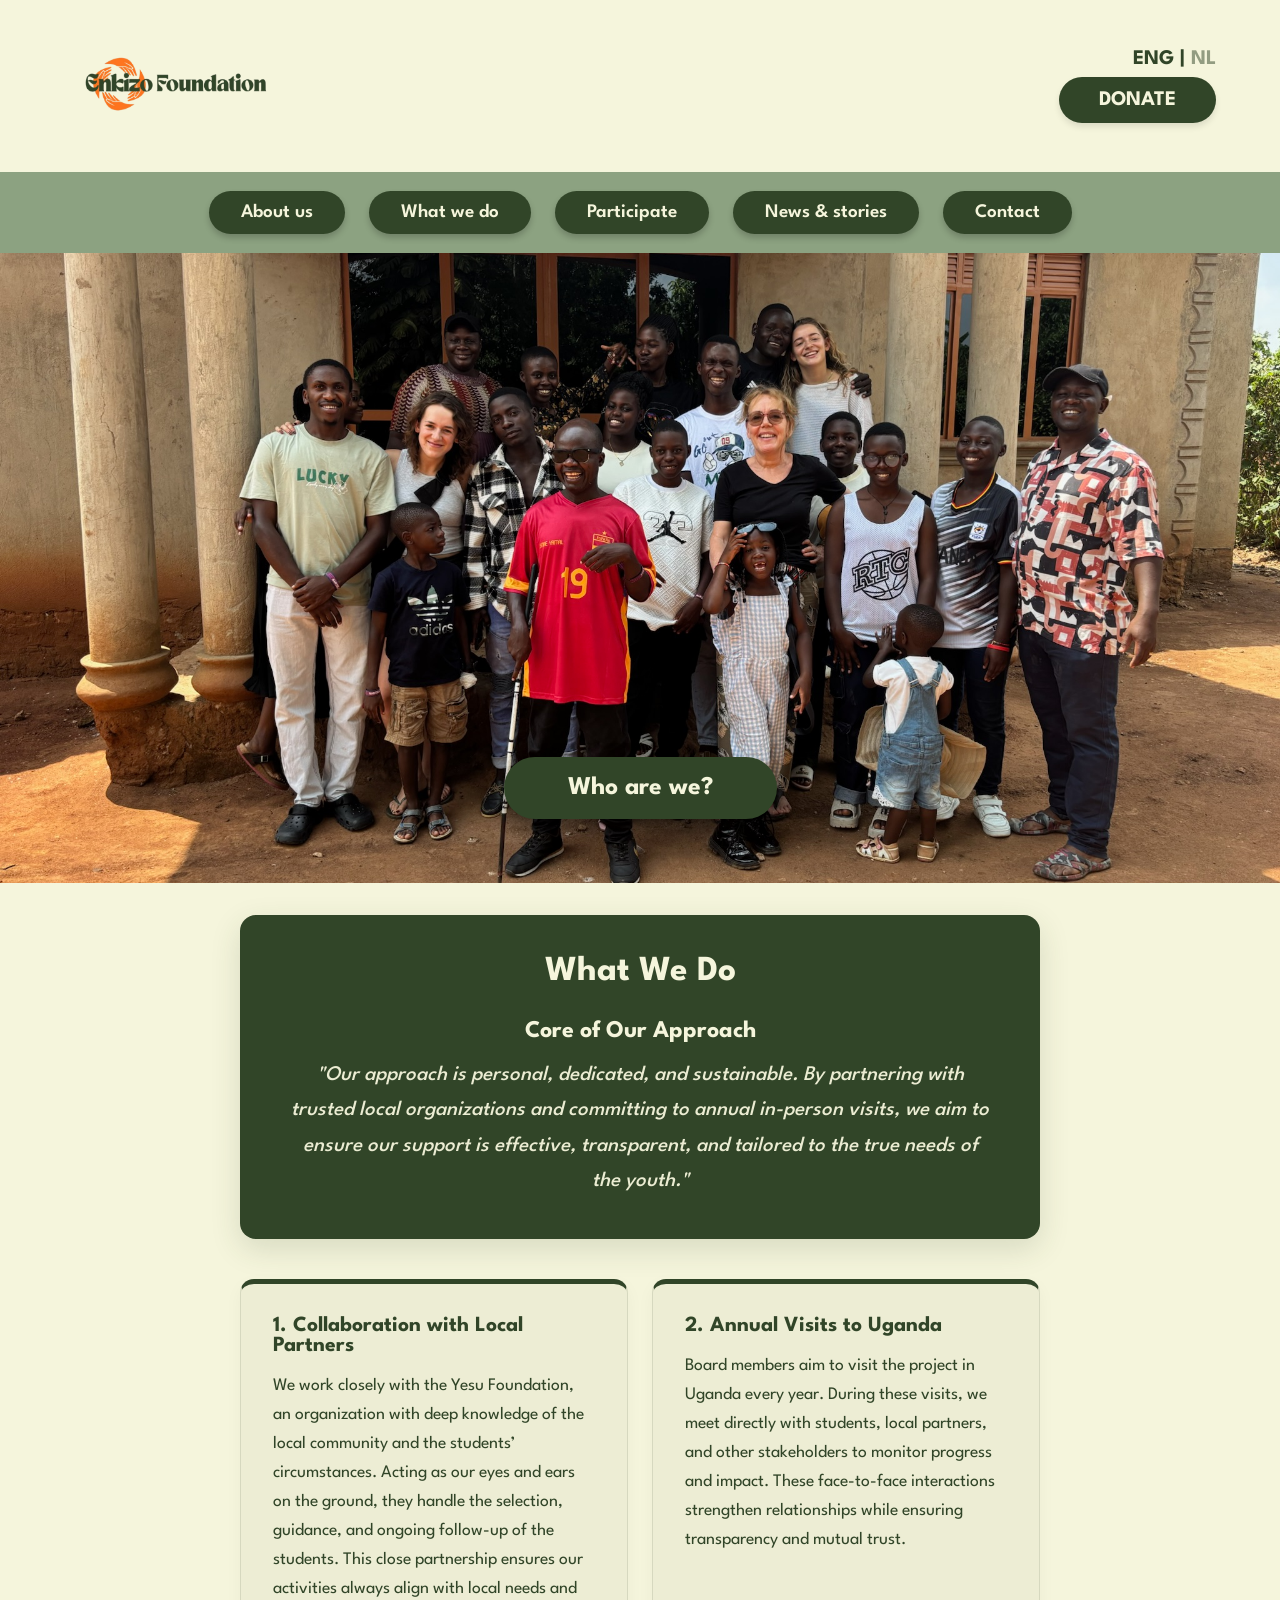
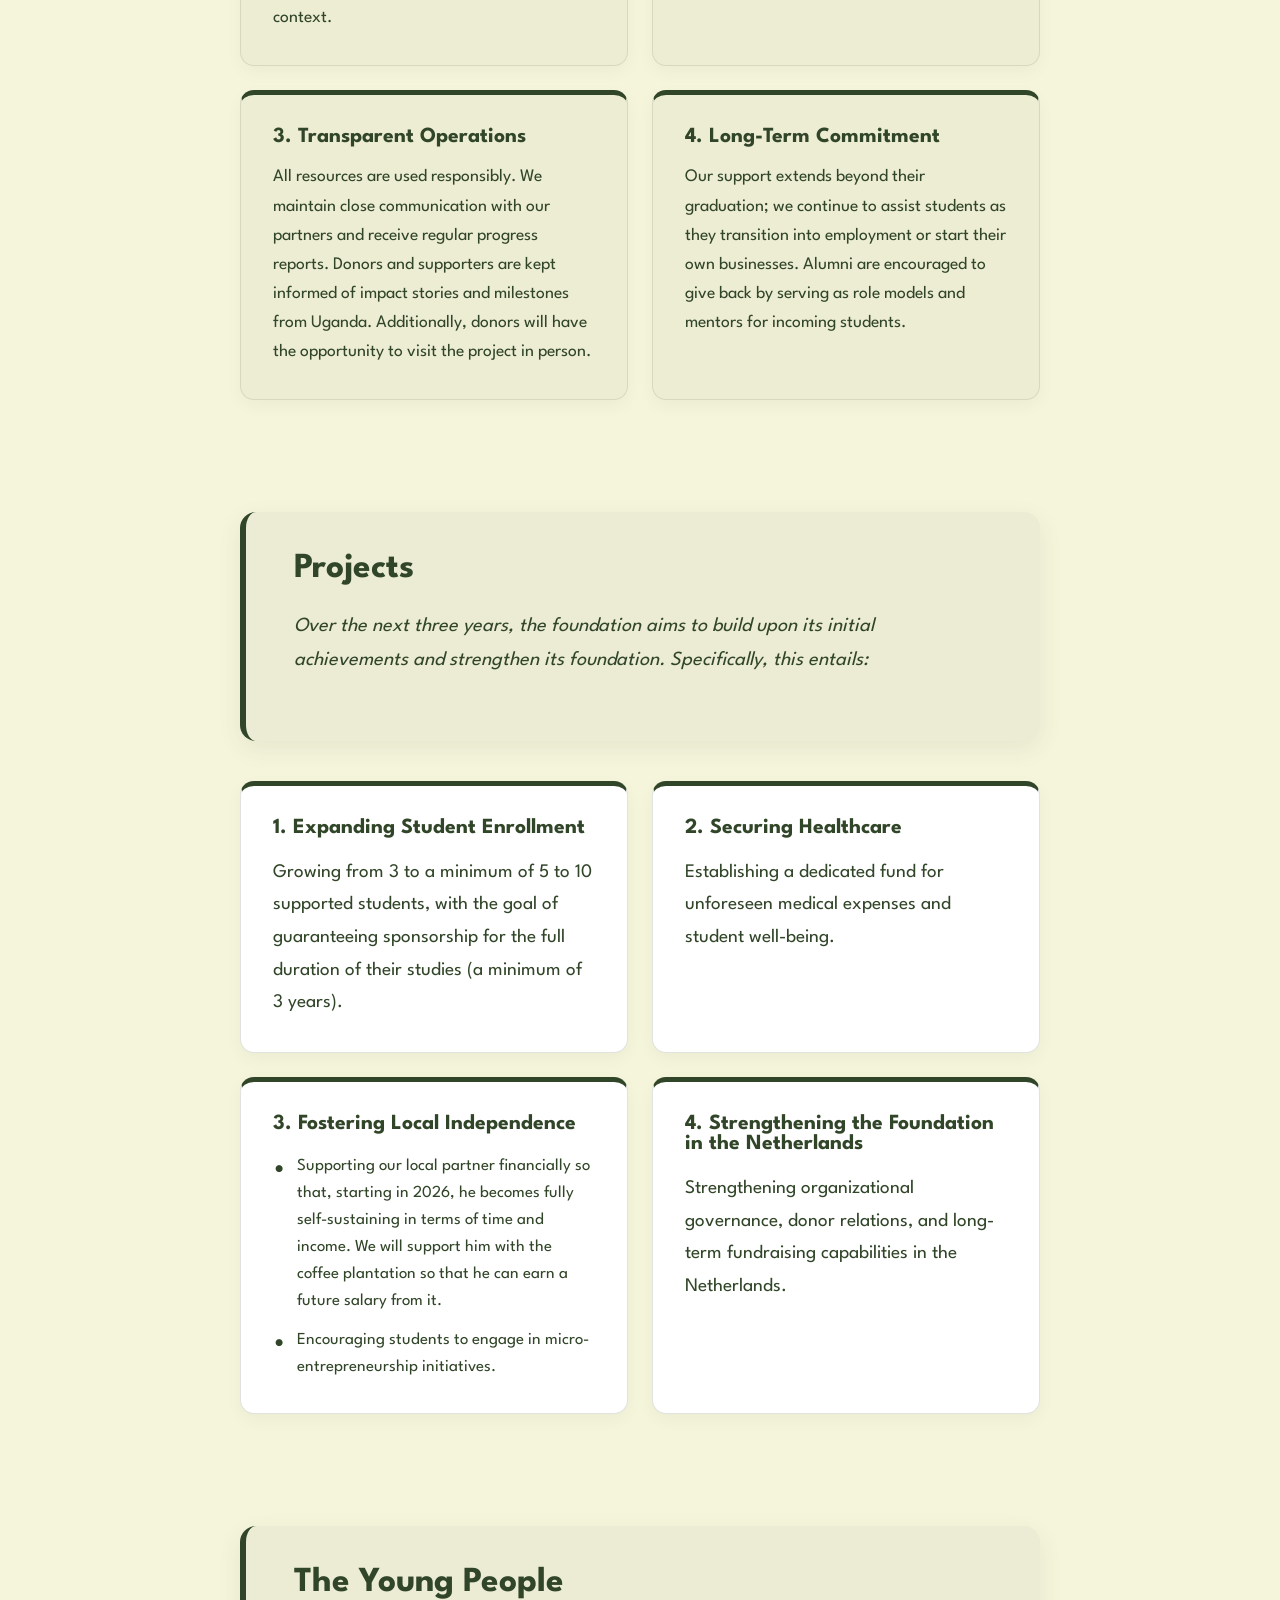
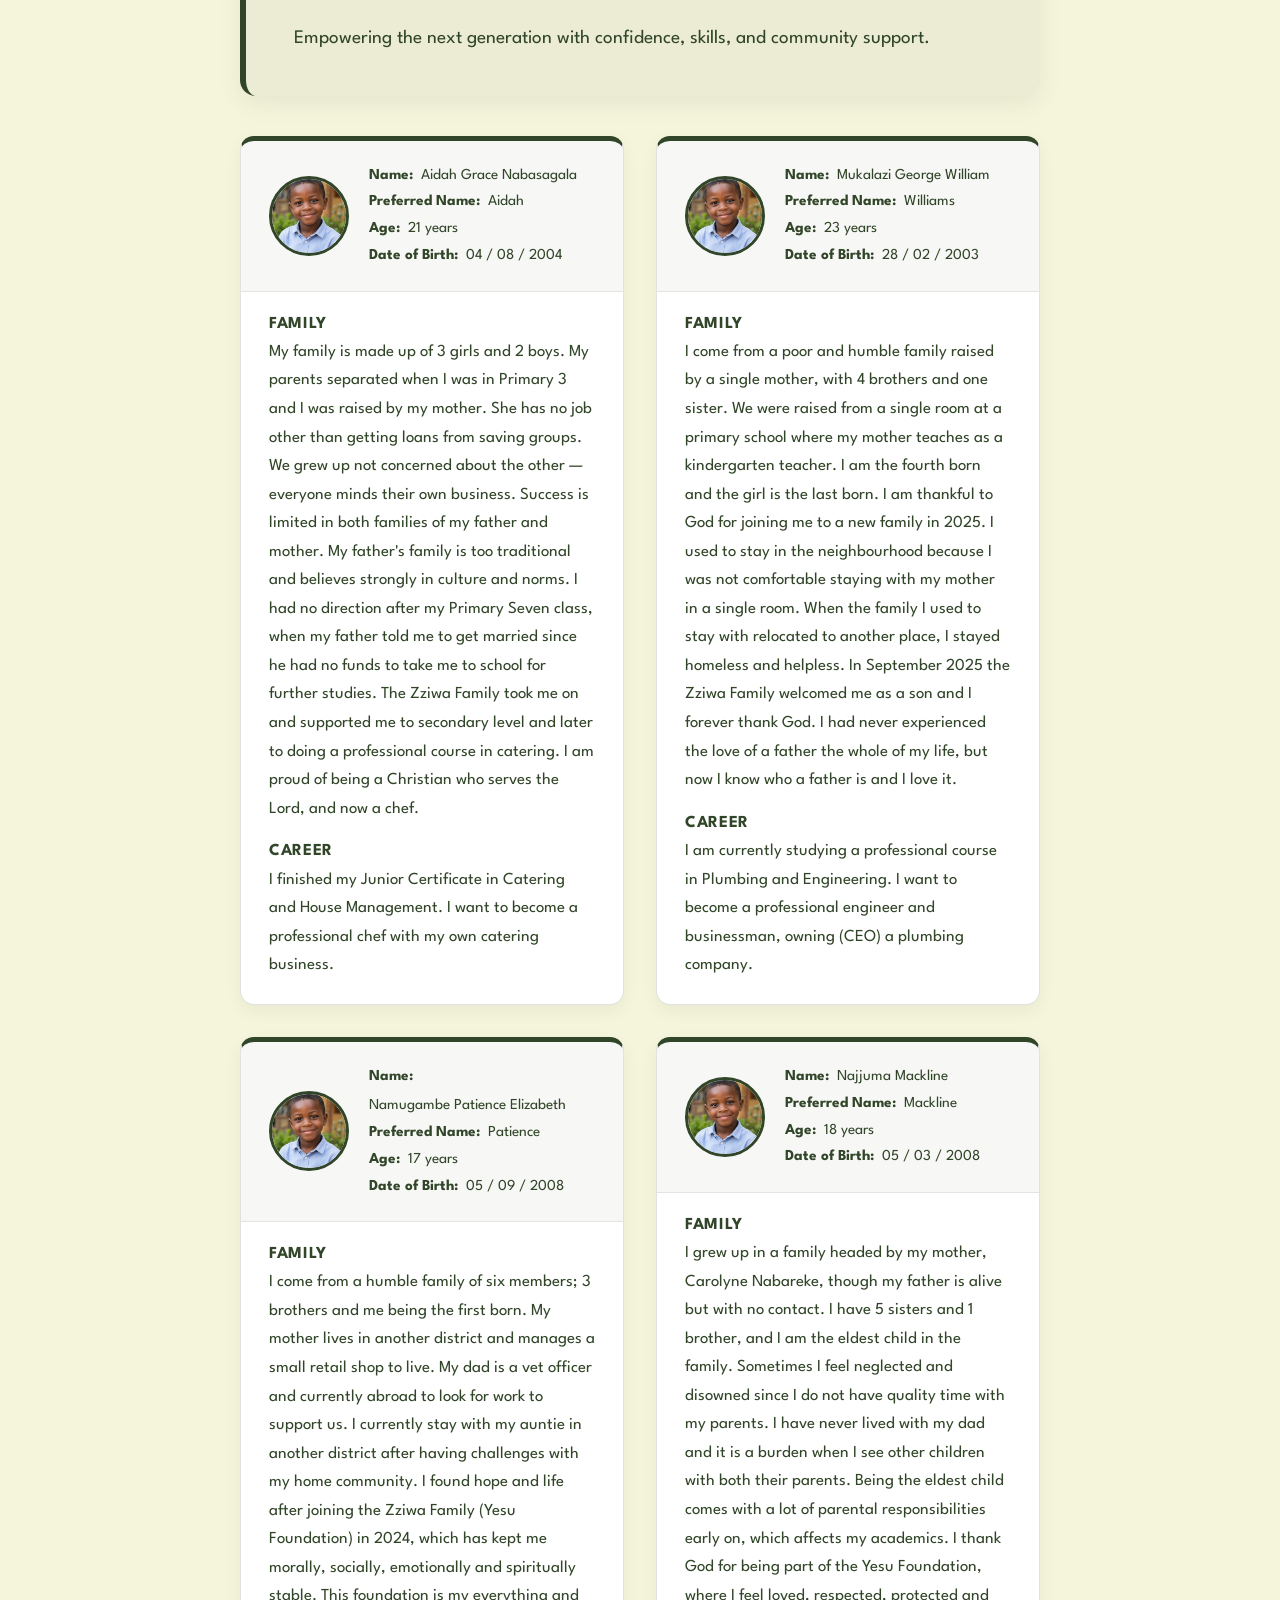
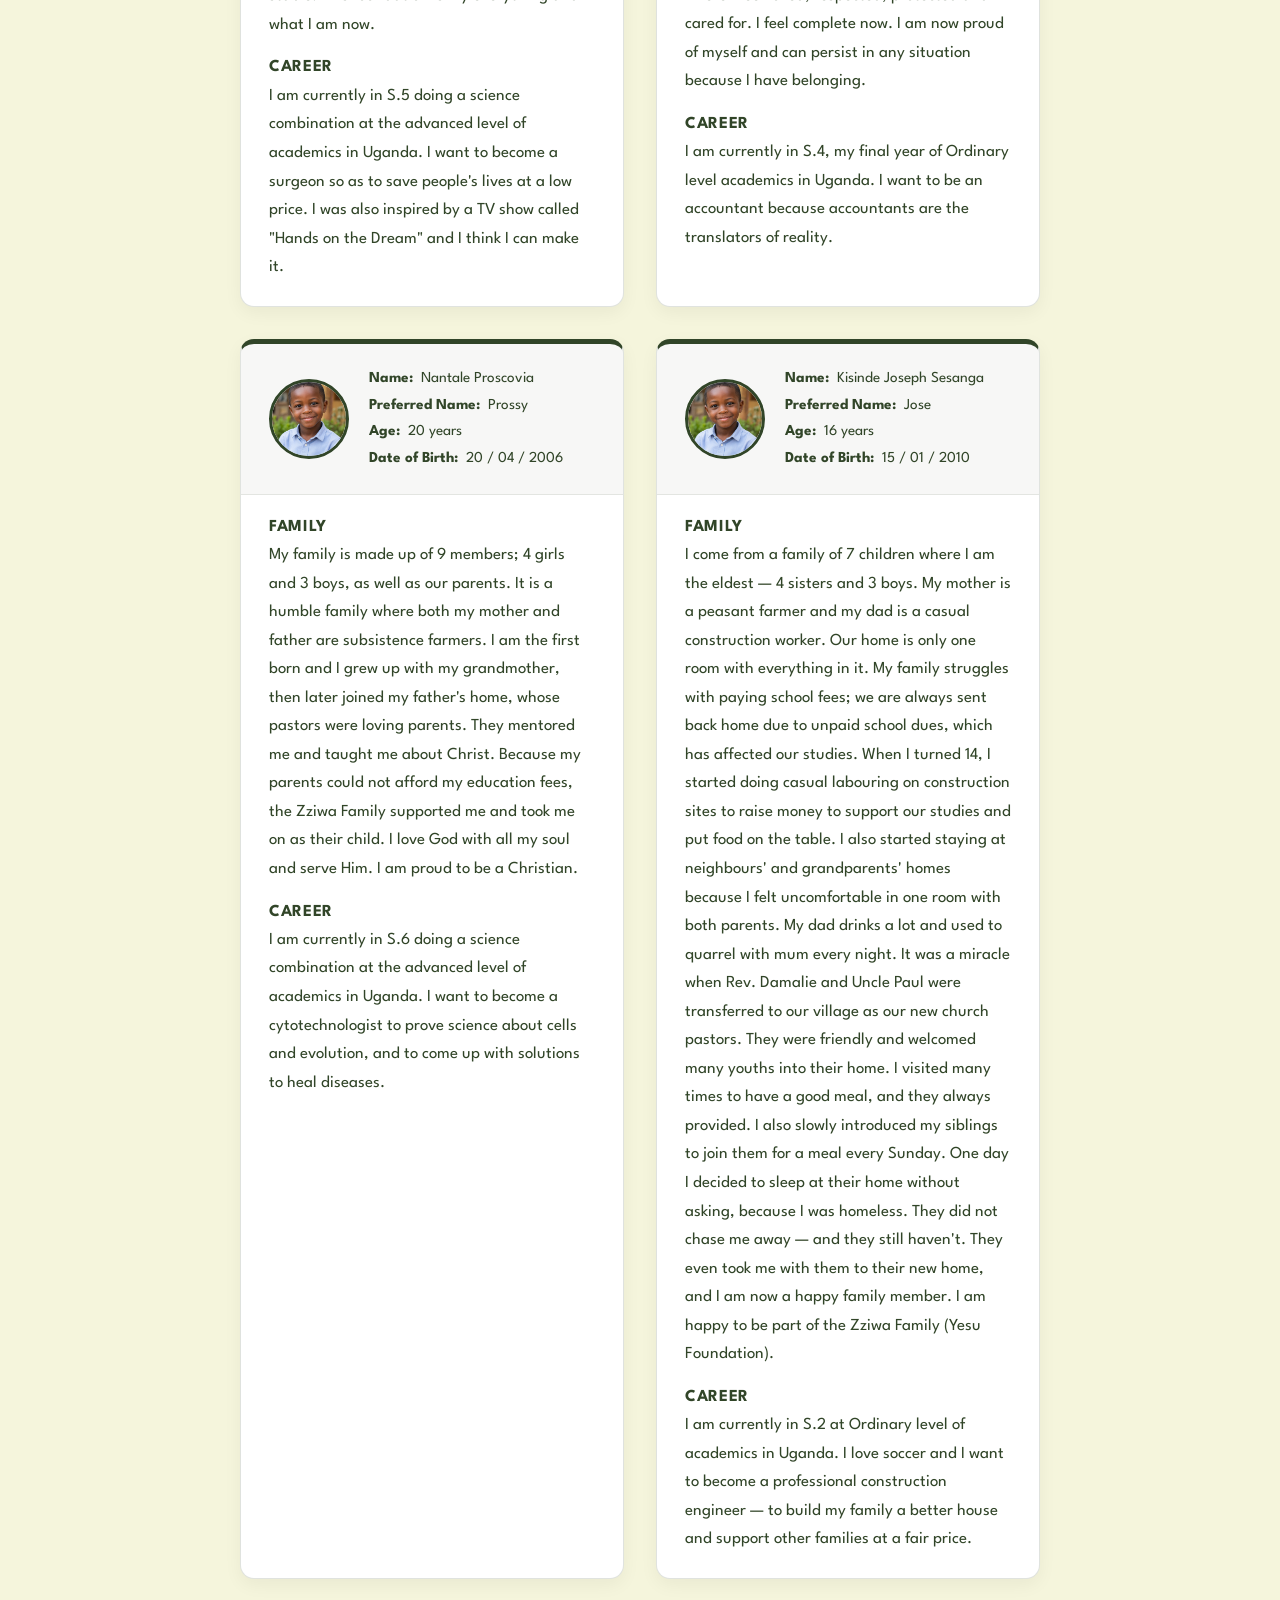
<file: what-we-do.html>
<!DOCTYPE html>
<html lang="en">
<head>
    <meta charset="UTF-8">
    <meta name="viewport" content="width=device-width, initial-scale=1.0">
    <title>What We Do - Enkizo Foundation</title>
    <link rel="stylesheet" href="style.css">
    <link href="https://fonts.googleapis.com/css2?family=League+Spartan:wght@400;500;600;700&display=swap" rel="stylesheet">
</head>
<body>
    <header class="top-bar">
        <div class="logo-container">
            <a href="index.html"><img src="assets/logo.png" alt="Enkizo Foundation Logo" class="logo"></a>
        </div>
        <div class="header-right">
            <div class="language-toggle">
                <span id="lang-eng" class="lang-btn active">ENG</span> | <span id="lang-nl" class="lang-btn">NL</span>
            </div>
            <button class="donate-btn" id="donate-btn">DONATE</button>
        </div>
    </header>

    <button class="hamburger" id="hamburger" aria-label="Open menu" aria-expanded="false">
        <span></span><span></span><span></span>
    </button>

    <nav class="main-nav" id="main-nav">
        <div class="nav-item">
            <button class="nav-btn" id="nav-about">About us</button>
            <div class="dropdown">
                <a href="about.html#goal" id="sub-goal">Our goal</a>
                <a href="about.html#org" id="sub-org">Organization</a>
                <a href="about.html#plans" id="sub-plans">Plans</a>
                <a href="leadership.html#board" id="sub-leadership">Leadership & Foundation</a>
            </div>
        </div>
        <div class="nav-item">
            <button class="nav-btn" id="nav-what">What we do</button>
            <div class="dropdown">
                <a href="what-we-do.html#projects" id="sub-projects">Projects</a>
                <a href="what-we-do.html#youth" id="sub-youth">The Young People</a>
            </div>
        </div>
        <div class="nav-item">
            <button class="nav-btn" id="nav-participate">Participate</button>
            <div class="dropdown">
                <a href="participate.html#one-time" id="sub-onetime">One-time Donation</a>
                <a href="participate.html#donor" id="sub-donor">become a donor</a>
            </div>
        </div>
        <div class="nav-item">
            <button class="nav-btn" id="nav-news">News & stories</button>
            <div class="dropdown">
                <a href="news.html#photos" id="sub-photos">Photos</a>
                <a href="news.html#videos" id="sub-videos">videos</a>
                <a href="news.html#stories" id="sub-stories">Stories</a>
            </div>
        </div>
        <div class="nav-item">
            <a href="contact.html" class="nav-btn-link"><button class="nav-btn" id="nav-contact">Contact</button></a>
        </div>
    </nav>

    <main class="hero-section">
        <div class="hero-content">
            <a href="about.html"><button class="who-btn" id="who-btn">Who are we?</button></a>
        </div>
    </main>

    <section class="org-section" id="what-we-do">
        <div class="container">
            <div class="org-header-card">
                <h2 id="wwd-main-title" class="section-title">What We Do</h2>
                <h3 id="wwd-core-title" style="font-size: 1.5rem; margin-top: 0.5rem; color: var(--beige);">Core of Our Approach</h3>
                <blockquote id="wwd-quote" class="org-quote">
                    “Our approach is personal, dedicated, and sustainable. By partnering with trusted local organizations and committing to annual in-person visits, we aim to ensure our support is effective, transparent, and tailored to the true needs of the youth.”
                </blockquote>
            </div>

            <div class="org-grid">
                <div class="org-card">
                    <h3 id="wwd-item1-title" class="org-card-title">1. Collaboration with Local Partners</h3>
                    <p id="wwd-item1-text" class="org-card-text">We work closely with the Yesu Foundation, an organization with deep knowledge of the local community and the students’ circumstances. Acting as our eyes and ears on the ground, they handle the selection, guidance, and ongoing follow-up of the students. This close partnership ensures our activities always align with local needs and context.</p>
                </div>

                <div class="org-card">
                    <h3 id="wwd-item2-title" class="org-card-title">2. Annual Visits to Uganda</h3>
                    <p id="wwd-item2-text" class="org-card-text">Board members aim to visit the project in Uganda every year. During these visits, we meet directly with students, local partners, and other stakeholders to monitor progress and impact. These face-to-face interactions strengthen relationships while ensuring transparency and mutual trust.</p>
                </div>

                <div class="org-card">
                    <h3 id="wwd-item3-title" class="org-card-title">3. Transparent Operations</h3>
                    <p id="wwd-item3-text" class="org-card-text">All resources are used responsibly. We maintain close communication with our partners and receive regular progress reports. Donors and supporters are kept informed of impact stories and milestones from Uganda. Additionally, donors will have the opportunity to visit the project in person.</p>
                </div>

                <div class="org-card">
                    <h3 id="wwd-item4-title" class="org-card-title">4. Long-Term Commitment</h3>
                    <p id="wwd-item4-text" class="org-card-text">Our support extends beyond their graduation; we continue to assist students as they transition into employment or start their own businesses. Alumni are encouraged to give back by serving as role models and mentors for incoming students.</p>
                </div>
            </div>
        </div>
    </section>

    <!-- Subsections: Projects & The Young People -->
    <section class="plans-section" id="projects">
        <div class="container">
            <div class="plans-header-card">
                <h2 id="projects-heading" class="section-title">Projects</h2>
                <p id="projects-intro" class="plans-quote">Over the next three years, the foundation aims to build upon its initial achievements and strengthen its foundation. Specifically, this entails:</p>
            </div>

            <div class="plans-grid">
                <div class="pillar-card">
                    <h3 id="proj-item1-title" class="pillar-title">1. Expanding Student Enrollment</h3>
                    <p id="proj-item1-text" class="goal-text">Growing from 3 to a minimum of 5 to 10 supported students, with the goal of guaranteeing sponsorship for the full duration of their studies (a minimum of 3 years).</p>
                </div>

                <div class="pillar-card">
                    <h3 id="proj-item2-title" class="pillar-title">2. Securing Healthcare</h3>
                    <p id="proj-item2-text" class="goal-text">Establishing a dedicated fund for unforeseen medical expenses and student well-being.</p>
                </div>

                <div class="pillar-card">
                    <h3 id="proj-item3-title" class="pillar-title">3. Fostering Local Independence</h3>
                    <ul class="pillar-list">
                        <li id="proj-item3-b1">Supporting our local partner financially so that, starting in 2026, he becomes fully self-sustaining in terms of time and income. We will support him with the coffee plantation so that he can earn a future salary from it.</li>
                        <li id="proj-item3-b2">Encouraging students to engage in micro-entrepreneurship initiatives.</li>
                    </ul>
                </div>

                <div class="pillar-card">
                    <h3 id="proj-item4-title" class="pillar-title">4. Strengthening the Foundation in the Netherlands</h3>
                    <p id="proj-item4-text" class="goal-text">Strengthening organizational governance, donor relations, and long-term fundraising capabilities in the Netherlands.</p>
                </div>
            </div>
        </div>
    </section>

    <section class="goal-section" id="youth">
        <div class="container">
            <div class="goal-card">
                <h2 id="youth-heading" class="section-title">The Young People</h2>
                <div class="goal-content">
                    <p id="youth-text" class="goal-text">Empowering the next generation with confidence, skills, and community support.</p>
                </div>
            </div>

            <!-- Beneficiary Stories -->
            <div class="stories-grid">

                <!-- Story: Aidah -->
                <div class="story-card">
                    <div class="story-profile">
                        <img src="assets/profile.png" alt="Aidah Grace Nabasagala" class="story-avatar">
                        <div class="story-meta">
                            <div class="story-meta-row">
                                <span id="story1-label-name" class="story-meta-label">Name</span>
                                <span id="story1-name" class="story-meta-value">Aidah Grace Nabasagala</span>
                            </div>
                            <div class="story-meta-row">
                                <span id="story1-label-preferred" class="story-meta-label">Preferred Name</span>
                                <span id="story1-preferred" class="story-meta-value">Aidah</span>
                            </div>
                            <div class="story-meta-row">
                                <span id="story1-label-age" class="story-meta-label">Age</span>
                                <span id="story1-age" class="story-meta-value">21 years</span>
                            </div>
                            <div class="story-meta-row">
                                <span id="story1-label-dob" class="story-meta-label">Date of Birth</span>
                                <span id="story1-dob" class="story-meta-value">04 / 08 / 2004</span>
                            </div>
                        </div>
                    </div>
                    <div class="story-body">
                        <div class="story-section">
                            <h4 id="story1-label-family" class="story-section-title">Family</h4>
                            <p id="story1-family" class="story-text">My family is made up of 3 girls and 2 boys. My parents separated when I was in Primary 3 and I was raised by my mother. She has no job other than getting loans from saving groups. We grew up not concerned about the other — everyone minds their own business. Success is limited in both families of my father and mother. My father's family is too traditional and believes strongly in culture and norms. I had no direction after my Primary Seven class, when my father told me to get married since he had no funds to take me to school for further studies. The Zziwa Family took me on and supported me to secondary level and later to doing a professional course in catering. I am proud of being a Christian who serves the Lord, and now a chef.</p>
                        </div>
                        <div class="story-section">
                            <h4 id="story1-label-career" class="story-section-title">Career</h4>
                            <p id="story1-career" class="story-text">I finished my Junior Certificate in Catering and House Management. I want to become a professional chef with my own catering business.</p>
                        </div>
                    </div>
                </div>

                <!-- Story: Williams -->
                <div class="story-card">
                    <div class="story-profile">
                        <img src="assets/profile.png" alt="Mukalazi George William" class="story-avatar">
                        <div class="story-meta">
                            <div class="story-meta-row">
                                <span id="story2-label-name" class="story-meta-label">Name</span>
                                <span id="story2-name" class="story-meta-value">Mukalazi George William</span>
                            </div>
                            <div class="story-meta-row">
                                <span id="story2-label-preferred" class="story-meta-label">Preferred Name</span>
                                <span id="story2-preferred" class="story-meta-value">Williams</span>
                            </div>
                            <div class="story-meta-row">
                                <span id="story2-label-age" class="story-meta-label">Age</span>
                                <span id="story2-age" class="story-meta-value">23 years</span>
                            </div>
                            <div class="story-meta-row">
                                <span id="story2-label-dob" class="story-meta-label">Date of Birth</span>
                                <span id="story2-dob" class="story-meta-value">28 / 02 / 2003</span>
                            </div>
                        </div>
                    </div>
                    <div class="story-body">
                        <div class="story-section">
                            <h4 id="story2-label-family" class="story-section-title">Family</h4>
                            <p id="story2-family" class="story-text">I come from a poor and humble family raised by a single mother, with 4 brothers and one sister. We were raised from a single room at a primary school where my mother teaches as a kindergarten teacher. I am the fourth born and the girl is the last born. I am thankful to God for joining me to a new family in 2025. I used to stay in the neighbourhood because I was not comfortable staying with my mother in a single room. When the family I used to stay with relocated to another place, I stayed homeless and helpless. In September 2025 the Zziwa Family welcomed me as a son and I forever thank God. I had never experienced the love of a father the whole of my life, but now I know who a father is and I love it.</p>
                        </div>
                        <div class="story-section">
                            <h4 id="story2-label-career" class="story-section-title">Career</h4>
                            <p id="story2-career" class="story-text">I am currently studying a professional course in Plumbing and Engineering. I want to become a professional engineer and businessman, owning (CEO) a plumbing company.</p>
                        </div>
                    </div>
                </div>

                <!-- Story: Patience -->
                <div class="story-card">
                    <div class="story-profile">
                        <img src="assets/profile.png" alt="Namugambe Patience Elizabeth" class="story-avatar">
                        <div class="story-meta">
                            <div class="story-meta-row">
                                <span id="story3-label-name" class="story-meta-label">Name</span>
                                <span id="story3-name" class="story-meta-value">Namugambe Patience Elizabeth</span>
                            </div>
                            <div class="story-meta-row">
                                <span id="story3-label-preferred" class="story-meta-label">Preferred Name</span>
                                <span id="story3-preferred" class="story-meta-value">Patience</span>
                            </div>
                            <div class="story-meta-row">
                                <span id="story3-label-age" class="story-meta-label">Age</span>
                                <span id="story3-age" class="story-meta-value">17 years</span>
                            </div>
                            <div class="story-meta-row">
                                <span id="story3-label-dob" class="story-meta-label">Date of Birth</span>
                                <span id="story3-dob" class="story-meta-value">05 / 09 / 2008</span>
                            </div>
                        </div>
                    </div>
                    <div class="story-body">
                        <div class="story-section">
                            <h4 id="story3-label-family" class="story-section-title">Family</h4>
                            <p id="story3-family" class="story-text">I come from a humble family of six members; 3 brothers and me being the first born. My mother lives in another district and manages a small retail shop to live. My dad is a vet officer and currently abroad to look for work to support us. I currently stay with my auntie in another district after having challenges with my home community. I found hope and life after joining the Zziwa Family (Yesu Foundation) in 2024, which has kept me morally, socially, emotionally and spiritually stable. This foundation is my everything and what I am now.</p>
                        </div>
                        <div class="story-section">
                            <h4 id="story3-label-career" class="story-section-title">Career</h4>
                            <p id="story3-career" class="story-text">I am currently in S.5 doing a science combination at the advanced level of academics in Uganda. I want to become a surgeon so as to save people's lives at a low price. I was also inspired by a TV show called "Hands on the Dream" and I think I can make it.</p>
                        </div>
                    </div>
                </div>

                <!-- Story: Mackline -->
                <div class="story-card">
                    <div class="story-profile">
                        <img src="assets/profile.png" alt="Najjuma Mackline" class="story-avatar">
                        <div class="story-meta">
                            <div class="story-meta-row">
                                <span id="story4-label-name" class="story-meta-label">Name</span>
                                <span id="story4-name" class="story-meta-value">Najjuma Mackline</span>
                            </div>
                            <div class="story-meta-row">
                                <span id="story4-label-preferred" class="story-meta-label">Preferred Name</span>
                                <span id="story4-preferred" class="story-meta-value">Mackline</span>
                            </div>
                            <div class="story-meta-row">
                                <span id="story4-label-age" class="story-meta-label">Age</span>
                                <span id="story4-age" class="story-meta-value">18 years</span>
                            </div>
                            <div class="story-meta-row">
                                <span id="story4-label-dob" class="story-meta-label">Date of Birth</span>
                                <span id="story4-dob" class="story-meta-value">05 / 03 / 2008</span>
                            </div>
                        </div>
                    </div>
                    <div class="story-body">
                        <div class="story-section">
                            <h4 id="story4-label-family" class="story-section-title">Family</h4>
                            <p id="story4-family" class="story-text">I grew up in a family headed by my mother, Carolyne Nabareke, though my father is alive but with no contact. I have 5 sisters and 1 brother, and I am the eldest child in the family. Sometimes I feel neglected and disowned since I do not have quality time with my parents. I have never lived with my dad and it is a burden when I see other children with both their parents. Being the eldest child comes with a lot of parental responsibilities early on, which affects my academics. I thank God for being part of the Yesu Foundation, where I feel loved, respected, protected and cared for. I feel complete now. I am now proud of myself and can persist in any situation because I have belonging.</p>
                        </div>
                        <div class="story-section">
                            <h4 id="story4-label-career" class="story-section-title">Career</h4>
                            <p id="story4-career" class="story-text">I am currently in S.4, my final year of Ordinary level academics in Uganda. I want to be an accountant because accountants are the translators of reality.</p>
                        </div>
                    </div>
                </div>

                <!-- Story: Prossy -->
                <div class="story-card">
                    <div class="story-profile">
                        <img src="assets/profile.png" alt="Nantale Proscovia" class="story-avatar">
                        <div class="story-meta">
                            <div class="story-meta-row">
                                <span id="story5-label-name" class="story-meta-label">Name</span>
                                <span id="story5-name" class="story-meta-value">Nantale Proscovia</span>
                            </div>
                            <div class="story-meta-row">
                                <span id="story5-label-preferred" class="story-meta-label">Preferred Name</span>
                                <span id="story5-preferred" class="story-meta-value">Prossy</span>
                            </div>
                            <div class="story-meta-row">
                                <span id="story5-label-age" class="story-meta-label">Age</span>
                                <span id="story5-age" class="story-meta-value">20 years</span>
                            </div>
                            <div class="story-meta-row">
                                <span id="story5-label-dob" class="story-meta-label">Date of Birth</span>
                                <span id="story5-dob" class="story-meta-value">20 / 04 / 2006</span>
                            </div>
                        </div>
                    </div>
                    <div class="story-body">
                        <div class="story-section">
                            <h4 id="story5-label-family" class="story-section-title">Family</h4>
                            <p id="story5-family" class="story-text">My family is made up of 9 members; 4 girls and 3 boys, as well as our parents. It is a humble family where both my mother and father are subsistence farmers. I am the first born and I grew up with my grandmother, then later joined my father's home, whose pastors were loving parents. They mentored me and taught me about Christ. Because my parents could not afford my education fees, the Zziwa Family supported me and took me on as their child. I love God with all my soul and serve Him. I am proud to be a Christian.</p>
                        </div>
                        <div class="story-section">
                            <h4 id="story5-label-career" class="story-section-title">Career</h4>
                            <p id="story5-career" class="story-text">I am currently in S.6 doing a science combination at the advanced level of academics in Uganda. I want to become a cytotechnologist to prove science about cells and evolution, and to come up with solutions to heal diseases.</p>
                        </div>
                    </div>
                </div>

                <!-- Story: Jose -->
                <div class="story-card">
                    <div class="story-profile">
                        <img src="assets/profile.png" alt="Kisinde Joseph Sesanga" class="story-avatar">
                        <div class="story-meta">
                            <div class="story-meta-row">
                                <span id="story6-label-name" class="story-meta-label">Name</span>
                                <span id="story6-name" class="story-meta-value">Kisinde Joseph Sesanga</span>
                            </div>
                            <div class="story-meta-row">
                                <span id="story6-label-preferred" class="story-meta-label">Preferred Name</span>
                                <span id="story6-preferred" class="story-meta-value">Jose</span>
                            </div>
                            <div class="story-meta-row">
                                <span id="story6-label-age" class="story-meta-label">Age</span>
                                <span id="story6-age" class="story-meta-value">16 years</span>
                            </div>
                            <div class="story-meta-row">
                                <span id="story6-label-dob" class="story-meta-label">Date of Birth</span>
                                <span id="story6-dob" class="story-meta-value">15 / 01 / 2010</span>
                            </div>
                        </div>
                    </div>
                    <div class="story-body">
                        <div class="story-section">
                            <h4 id="story6-label-family" class="story-section-title">Family</h4>
                            <p id="story6-family" class="story-text">I come from a family of 7 children where I am the eldest — 4 sisters and 3 boys. My mother is a peasant farmer and my dad is a casual construction worker. Our home is only one room with everything in it. My family struggles with paying school fees; we are always sent back home due to unpaid school dues, which has affected our studies. When I turned 14, I started doing casual labouring on construction sites to raise money to support our studies and put food on the table. I also started staying at neighbours' and grandparents' homes because I felt uncomfortable in one room with both parents. My dad drinks a lot and used to quarrel with mum every night. It was a miracle when Rev. Damalie and Uncle Paul were transferred to our village as our new church pastors. They were friendly and welcomed many youths into their home. I visited many times to have a good meal, and they always provided. I also slowly introduced my siblings to join them for a meal every Sunday. One day I decided to sleep at their home without asking, because I was homeless. They did not chase me away — and they still haven't. They even took me with them to their new home, and I am now a happy family member. I am happy to be part of the Zziwa Family (Yesu Foundation).</p>
                        </div>
                        <div class="story-section">
                            <h4 id="story6-label-career" class="story-section-title">Career</h4>
                            <p id="story6-career" class="story-text">I am currently in S.2 at Ordinary level of academics in Uganda. I love soccer and I want to become a professional construction engineer — to build my family a better house and support other families at a fair price.</p>
                        </div>
                    </div>
                </div>

            </div>
        </div>
    </section>

    <script src="translations.js"></script>
    <script src="main.js"></script>
</body>
</html>
</file>
<file: style.css>
:root {
    --primary-green: #314528;
    --beige: #f5f5dc;
    --text-color: #314528;
    --nav-bg: #8ca281;
}

html {
    scroll-behavior: smooth;
}

* {
    box-sizing: border-box;
    margin: 0;
    padding: 0;
}

body {
    font-family: 'League Spartan', sans-serif;
    background-color: var(--beige);
    color: var(--text-color);
}

.top-bar {
    display: flex;
    justify-content: space-between;
    align-items: center;
    padding: 1.5rem 4rem;
    background-color: var(--beige);
}

.logo-container .logo {
    height: 120px;
    object-fit: contain;
}

.header-right {
    display: flex;
    flex-direction: column;
    align-items: flex-end;
    gap: 0.5rem;
}

.language-toggle {
    font-size: 1.3rem;
    font-weight: 700;
}

.lang-btn {
    opacity: 0.5;
    cursor: pointer;
    transition: opacity 0.3s;
}

.lang-btn.active {
    opacity: 1;
}

.donate-btn {
    background-color: var(--primary-green);
    color: var(--beige);
    border: none;
    padding: 0.8rem 2.5rem;
    font-size: 1.3rem;
    font-weight: 700;
    border-radius: 40px;
    cursor: pointer;
    font-family: 'League Spartan', sans-serif;
    box-shadow: 0 4px 6px rgba(0,0,0,0.1);
    transition: transform 0.2s, box-shadow 0.2s;
}

.donate-btn:hover {
    transform: translateY(-2px);
    box-shadow: 0 6px 12px rgba(0,0,0,0.15);
}

.main-nav {
    display: flex;
    justify-content: center;
    gap: 1.5rem;
    background-color: var(--nav-bg);
    padding: 1.2rem;
}

.nav-item {
    position: relative;
}

.nav-btn-link {
    text-decoration: none;
    display: inline-block;
}

.nav-btn {
    background-color: var(--primary-green);
    color: var(--beige);
    border: none;
    padding: 0.8rem 2rem;
    font-size: 1.2rem;
    font-weight: 600;
    border-radius: 30px;
    cursor: pointer;
    font-family: 'League Spartan', sans-serif;
    box-shadow: 0 4px 6px rgba(0,0,0,0.2);
    transition: background-color 0.3s;
}

.nav-btn:hover {
    background-color: #24351d;
}

.dropdown {
    display: none;
    position: absolute;
    top: 100%;
    left: 50%;
    transform: translateX(-50%);
    background-color: transparent;
    min-width: 200px;
    z-index: 10;
    margin-top: 15px;
    gap: 10px;
}

.nav-item .dropdown.show {
    display: flex;
    flex-direction: column;
}

.dropdown a {
    background-color: var(--primary-green);
    color: var(--beige);
    padding: 0.8rem 2rem;
    text-decoration: none;
    display: block;
    text-align: center;
    font-size: 1.2rem;
    font-weight: 600;
    border-radius: 30px;
    box-shadow: 0 4px 6px rgba(0,0,0,0.2);
    transition: background-color 0.3s;
    font-family: 'League Spartan', sans-serif;
}

.dropdown a:hover {
    background-color: #24351d;
}

.hero-section {
    height: 70vh;
    min-height: 500px;
    background-image: url('assets/bg.png');
    background-size: cover;
    background-position: center;
    display: flex;
    align-items: flex-end;
    justify-content: center;
    padding-bottom: 4rem;
    position: relative;
}

.who-btn {
    background-color: var(--primary-green);
    color: var(--beige);
    border: none;
    padding: 1.2rem 4rem;
    font-size: 1.6rem;
    font-weight: 700;
    border-radius: 40px;
    cursor: pointer;
    font-family: 'League Spartan', sans-serif;
    box-shadow: 0 10px 20px rgba(0,0,0,0.5); /* Shade effect requested */
    transition: transform 0.3s, box-shadow 0.3s;
}

.who-btn:hover {
    transform: translateY(-4px);
    box-shadow: 0 15px 25px rgba(0,0,0,0.6);
}

.content-section {
    padding: 4rem 2rem;
    text-align: center;
    background-color: var(--beige);
    min-height: 50vh;
}

.container {
    max-width: 800px;
    margin: 0 auto;
}

.content-section h2 {
    font-size: 2.5rem;
    margin-bottom: 1.5rem;
    color: var(--primary-green);
}

.content-section p {
    font-size: 1.2rem;
    line-height: 1.6;
}

/* Our Goal Section */
.goal-section {
    padding: 2rem 2rem 5rem 2rem;
    background-color: var(--beige);
}

.goal-card {
    background-color: rgba(49, 69, 40, 0.05);
    border-left: 6px solid var(--primary-green);
    border-radius: 16px;
    padding: 2.5rem 3rem;
    box-shadow: 0 8px 24px rgba(49, 69, 40, 0.08);
    text-align: left;
    transition: transform 0.3s ease, box-shadow 0.3s ease;
}

.goal-card:hover {
    transform: translateY(-3px);
    box-shadow: 0 12px 32px rgba(49, 69, 40, 0.12);
}

.section-title {
    font-size: 2.2rem;
    color: var(--primary-green);
    margin-bottom: 1.5rem;
    position: relative;
    display: inline-block;
}

.goal-content {
    display: flex;
    flex-direction: column;
    gap: 1.2rem;
}

.goal-text {
    font-size: 1.2rem;
    line-height: 1.7;
    color: var(--text-color);
}

/* Organization Section */
.org-section {
    padding: 2rem 2rem 5rem 2rem;
    background-color: var(--beige);
}

.org-header-card {
    background-color: var(--primary-green);
    color: var(--beige);
    border-radius: 16px;
    padding: 2.5rem 3rem;
    box-shadow: 0 10px 30px rgba(49, 69, 40, 0.15);
    margin-bottom: 2.5rem;
    text-align: center;
}

.org-header-card .section-title {
    color: var(--beige);
}

.org-quote {
    font-size: 1.3rem;
    font-style: italic;
    line-height: 1.7;
    margin-top: 1rem;
    opacity: 0.95;
    font-weight: 500;
}

.org-grid {
    display: grid;
    grid-template-columns: repeat(auto-fit, minmax(320px, 1fr));
    gap: 1.5rem;
}

.org-card {
    background-color: rgba(49, 69, 40, 0.04);
    border: 1px solid rgba(49, 69, 40, 0.12);
    border-top: 5px solid var(--primary-green);
    border-radius: 14px;
    padding: 2rem;
    box-shadow: 0 6px 18px rgba(0, 0, 0, 0.04);
    display: flex;
    flex-direction: column;
    gap: 1rem;
    transition: transform 0.3s ease, box-shadow 0.3s ease;
}

.org-card:hover {
    transform: translateY(-4px);
    box-shadow: 0 12px 28px rgba(49, 69, 40, 0.12);
}

.org-card-title {
    font-size: 1.35rem;
    color: var(--primary-green);
    font-weight: 700;
}

.org-card-text {
    font-size: 1.1rem;
    line-height: 1.65;
    color: var(--text-color);
}

/* Plans Section */
.plans-section {
    padding: 2rem 2rem 5rem 2rem;
    background-color: var(--beige);
}

.plans-header-card {
    background-color: rgba(49, 69, 40, 0.05);
    border-left: 6px solid var(--primary-green);
    border-radius: 16px;
    padding: 2.5rem 3rem;
    box-shadow: 0 8px 24px rgba(49, 69, 40, 0.08);
    margin-bottom: 2.5rem;
    text-align: left;
}

.plans-quote {
    font-size: 1.25rem;
    font-style: italic;
    line-height: 1.7;
    color: var(--text-color);
    margin-bottom: 1.5rem;
}

.plans-subheading {
    font-size: 1.35rem;
    font-weight: 700;
    color: var(--primary-green);
}

.plans-grid {
    display: grid;
    grid-template-columns: repeat(auto-fit, minmax(320px, 1fr));
    gap: 1.5rem;
}

.pillar-card {
    background-color: #ffffff;
    border: 1px solid rgba(49, 69, 40, 0.15);
    border-top: 5px solid var(--primary-green);
    border-radius: 14px;
    padding: 2rem;
    box-shadow: 0 6px 18px rgba(0, 0, 0, 0.04);
    display: flex;
    flex-direction: column;
    gap: 1.2rem;
    transition: transform 0.3s ease, box-shadow 0.3s ease;
}

.pillar-card:hover {
    transform: translateY(-4px);
    box-shadow: 0 12px 28px rgba(49, 69, 40, 0.12);
}

.pillar-title {
    font-size: 1.35rem;
    color: var(--primary-green);
    font-weight: 700;
}

.pillar-list {
    list-style-type: none;
    padding-left: 0;
    display: flex;
    flex-direction: column;
    gap: 0.8rem;
}

.pillar-list li {
    font-size: 1.05rem;
    line-height: 1.6;
    color: var(--text-color);
    position: relative;
    padding-left: 1.5rem;
}

.pillar-list li::before {
    content: "•";
    color: var(--primary-green);
    font-weight: bold;
    font-size: 1.4rem;
    position: absolute;
    left: 0;
    top: -0.1rem;
}

/* Responsive design */
@media screen and (max-width: 768px) {
    .top-bar {
        flex-direction: column;
        padding: 1.5rem;
        gap: 1.5rem;
    }
    
    .header-right {
        flex-wrap: wrap;
        justify-content: center;
        gap: 1rem;
    }

    .main-nav {
        flex-direction: column;
        align-items: stretch;
        gap: 0.5rem;
        padding: 1rem;
    }

    .nav-btn {
        width: 100%;
        padding: 1rem;
        border-radius: 10px;
    }

    .dropdown {
        position: static;
        transform: none;
        width: 100%;
        box-shadow: none;
        margin-top: 0.5rem;
        display: none;
        background-color: transparent;
    }
    
    .nav-item .dropdown.show {
        display: flex;
    }
    
    .dropdown a {
        width: 100%;
        padding: 1rem;
        border-radius: 10px;
    }

    .hero-section {
        height: 50vh;
        min-height: 400px;
        padding-bottom: 2rem;
    }
    
    .who-btn {
        padding: 1rem 2rem;
        font-size: 1.2rem;
    }

    .goal-section {
        padding: 1.5rem 1rem 3rem 1rem;
    }

    .goal-card {
        padding: 1.5rem;
        border-left-width: 4px;
    }

    .section-title {
        font-size: 1.8rem;
    }

    .goal-text {
        font-size: 1.05rem;
    }

    .org-section {
        padding: 1.5rem 1rem 3rem 1rem;
    }

    .org-header-card {
        padding: 1.5rem 1.25rem;
    }

    .org-quote {
        font-size: 1.1rem;
    }

    .org-grid {
        grid-template-columns: 1fr;
    }

    .org-card {
        padding: 1.35rem;
    }

    .org-card-title {
        font-size: 1.25rem;
    }

    .org-card-text {
        font-size: 1rem;
    }

    .plans-section {
        padding: 1.5rem 1rem 3rem 1rem;
    }

    .plans-header-card {
        padding: 1.5rem 1.25rem;
        border-left-width: 4px;
    }

    .plans-quote {
        font-size: 1.05rem;
    }

    .plans-subheading {
        font-size: 1.15rem;
    }

    .plans-grid {
        grid-template-columns: 1fr;
    }

    .pillar-card {
        padding: 1.35rem;
    }

    .pillar-title {
        font-size: 1.2rem;
    }

    .pillar-list li {
        font-size: 0.98rem;
    }
}

/* ── Beneficiary Stories ── */
.stories-grid {
    display: grid;
    grid-template-columns: repeat(auto-fit, minmax(340px, 1fr));
    gap: 2rem;
    margin-top: 2.5rem;
}

.story-card {
    background-color: #ffffff;
    border: 1px solid rgba(49, 69, 40, 0.15);
    border-top: 5px solid var(--primary-green);
    border-radius: 14px;
    overflow: hidden;
    box-shadow: 0 6px 18px rgba(0, 0, 0, 0.05);
    transition: transform 0.3s ease, box-shadow 0.3s ease;
}

.story-card:hover {
    transform: translateY(-4px);
    box-shadow: 0 12px 28px rgba(49, 69, 40, 0.12);
}

.story-profile {
    display: flex;
    align-items: center;
    gap: 1.25rem;
    padding: 1.5rem 1.75rem;
    background-color: rgba(49, 69, 40, 0.04);
    border-bottom: 1px solid rgba(49, 69, 40, 0.1);
}

.story-avatar {
    width: 80px;
    height: 80px;
    border-radius: 50%;
    object-fit: cover;
    flex-shrink: 0;
    border: 3px solid var(--primary-green);
}

.story-meta {
    display: flex;
    flex-direction: column;
    gap: 0.35rem;
}

.story-meta-row {
    display: flex;
    gap: 0.5rem;
    font-size: 0.95rem;
    line-height: 1.4;
    flex-wrap: wrap;
}

.story-meta-label {
    font-weight: 700;
    color: var(--primary-green);
}

.story-meta-label::after {
    content: ":";
}

.story-meta-value {
    color: var(--text-color);
}

.story-body {
    padding: 1.5rem 1.75rem;
    display: flex;
    flex-direction: column;
    gap: 1.25rem;
}

.story-section-title {
    font-size: 1.05rem;
    font-weight: 700;
    color: var(--primary-green);
    text-transform: uppercase;
    letter-spacing: 0.04em;
    margin-bottom: 0.4rem;
}

.story-text {
    font-size: 1.05rem;
    line-height: 1.7;
    color: var(--text-color);
}

@media screen and (max-width: 768px) {
    .stories-grid {
        grid-template-columns: 1fr;
    }

    .story-profile {
        flex-direction: column;
        text-align: center;
        padding: 1.25rem;
    }

    .story-meta-row {
        justify-content: center;
    }

    .story-body {
        padding: 1.25rem;
    }
}

/* ════════════════════════════════════════
   HAMBURGER & MOBILE NAV
   ════════════════════════════════════════ */
.hamburger {
    display: none;
    flex-direction: column;
    justify-content: center;
    align-items: center;
    gap: 5px;
    position: fixed;
    top: 1rem;
    right: 1.2rem;
    z-index: 1000;
    width: 44px;
    height: 44px;
    background-color: var(--primary-green);
    border: none;
    border-radius: 10px;
    cursor: pointer;
    box-shadow: 0 4px 12px rgba(0,0,0,0.2);
    transition: background-color 0.2s;
}

.hamburger span {
    display: block;
    width: 22px;
    height: 2px;
    background-color: var(--beige);
    border-radius: 2px;
    transition: transform 0.3s ease, opacity 0.3s ease;
}

.hamburger.open span:nth-child(1) { transform: translateY(7px) rotate(45deg); }
.hamburger.open span:nth-child(2) { opacity: 0; }
.hamburger.open span:nth-child(3) { transform: translateY(-7px) rotate(-45deg); }

/* ════════════════════════════════════════
   SCROLL-REVEAL ANIMATIONS
   ════════════════════════════════════════ */
.reveal {
    opacity: 0;
    transform: translateY(28px);
    transition: opacity 0.6s ease, transform 0.6s ease;
}

.reveal.visible {
    opacity: 1;
    transform: translateY(0);
}

/* Stagger children inside a reveal parent */
.board-grid .reveal:nth-child(1) { transition-delay: 0.05s; }
.board-grid .reveal:nth-child(2) { transition-delay: 0.15s; }
.board-grid .reveal:nth-child(3) { transition-delay: 0.25s; }
.legal-accordion .reveal:nth-child(1) { transition-delay: 0.05s; }
.legal-accordion .reveal:nth-child(2) { transition-delay: 0.12s; }
.legal-accordion .reveal:nth-child(3) { transition-delay: 0.19s; }
.legal-accordion .reveal:nth-child(4) { transition-delay: 0.26s; }
.legal-accordion .reveal:nth-child(5) { transition-delay: 0.33s; }

/* ════════════════════════════════════════
   SCROLL-TO-TOP BUTTON
   ════════════════════════════════════════ */
.scroll-top-btn {
    position: fixed;
    bottom: 2rem;
    right: 2rem;
    width: 48px;
    height: 48px;
    background-color: var(--primary-green);
    color: var(--beige);
    border: none;
    border-radius: 50%;
    font-size: 1.8rem;
    line-height: 1;
    cursor: pointer;
    display: flex;
    align-items: center;
    justify-content: center;
    box-shadow: 0 4px 12px rgba(0,0,0,0.2);
    opacity: 0;
    pointer-events: none;
    transform: translateY(10px);
    transition: opacity 0.3s ease, transform 0.3s ease;
    z-index: 999;
}

.scroll-top-btn.visible {
    opacity: 1;
    pointer-events: auto;
    transform: translateY(0);
}

.scroll-top-btn:hover {
    background-color: #24351d;
}

/* ════════════════════════════════════════
   BOARD MEMBERS SECTION
   ════════════════════════════════════════ */
.board-section {
    padding: 3rem 2rem 5rem 2rem;
    background-color: var(--beige);
}

.board-header-card {
    background-color: var(--primary-green);
    color: var(--beige);
    border-radius: 16px;
    padding: 2.5rem 3rem;
    box-shadow: 0 10px 30px rgba(49, 69, 40, 0.15);
    margin-bottom: 2.5rem;
    text-align: center;
}

.board-header-card .section-title {
    color: var(--beige);
}

.board-intro-text {
    font-size: 1.2rem;
    line-height: 1.7;
    margin-top: 0.8rem;
    opacity: 0.92;
}

.board-grid {
    display: grid;
    grid-template-columns: repeat(auto-fit, minmax(260px, 1fr));
    gap: 2rem;
}

/* Flip card */
.board-card {
    perspective: 1000px;
    height: 320px;
    cursor: pointer;
}

.board-card-inner {
    position: relative;
    width: 100%;
    height: 100%;
    transform-style: preserve-3d;
    transition: transform 0.55s cubic-bezier(0.4, 0.2, 0.2, 1);
}

.board-card.flipped .board-card-inner {
    transform: rotateY(180deg);
}

.board-card-front,
.board-card-back {
    position: absolute;
    inset: 0;
    backface-visibility: hidden;
    -webkit-backface-visibility: hidden;
    border-radius: 16px;
    padding: 2rem;
    display: flex;
    flex-direction: column;
    align-items: center;
    justify-content: center;
    text-align: center;
    box-shadow: 0 8px 24px rgba(49, 69, 40, 0.1);
}

.board-card-front {
    background-color: #ffffff;
    border: 1px solid rgba(49, 69, 40, 0.12);
    border-top: 5px solid var(--primary-green);
    gap: 0.6rem;
}

.board-card-back {
    background-color: var(--primary-green);
    color: var(--beige);
    transform: rotateY(180deg);
    gap: 1rem;
}

.board-avatar-wrap {
    width: 80px;
    height: 80px;
    border-radius: 50%;
    overflow: hidden;
    border: 3px solid var(--primary-green);
    background-color: rgba(49,69,40,0.06);
    display: flex;
    align-items: center;
    justify-content: center;
    margin-bottom: 0.5rem;
}

.board-avatar-placeholder {
    width: 100%;
    height: 100%;
    display: flex;
    align-items: center;
    justify-content: center;
}

.board-avatar-placeholder svg {
    width: 72px;
    height: 72px;
}

.board-avatar {
    width: 100%;
    height: 100%;
    object-fit: cover;
}

.board-name {
    font-size: 1.25rem;
    font-weight: 700;
    color: var(--primary-green);
}

.board-role {
    font-size: 1rem;
    font-weight: 600;
    color: #57766a;
}

.board-flip-hint {
    font-size: 0.85rem;
    color: #8ca281;
    margin-top: 0.3rem;
    font-style: italic;
}

.board-name-back {
    font-size: 1.2rem;
    font-weight: 700;
    color: var(--beige);
}

.board-bio {
    font-size: 1rem;
    line-height: 1.65;
    opacity: 0.92;
}

.board-tags {
    display: flex;
    flex-wrap: wrap;
    gap: 0.5rem;
    justify-content: center;
}

.board-tag {
    background-color: rgba(245,245,220,0.18);
    border: 1px solid rgba(245,245,220,0.35);
    color: var(--beige);
    border-radius: 20px;
    padding: 0.3rem 0.9rem;
    font-size: 0.85rem;
    font-weight: 600;
}

/* ════════════════════════════════════════
   LEGAL FOUNDATION SECTION
   ════════════════════════════════════════ */
.legal-section {
    padding: 2rem 2rem 5rem 2rem;
    background-color: var(--beige);
}

.legal-header-card {
    background-color: rgba(49, 69, 40, 0.05);
    border-left: 6px solid var(--primary-green);
    border-radius: 16px;
    padding: 2.5rem 3rem;
    box-shadow: 0 8px 24px rgba(49, 69, 40, 0.08);
    margin-bottom: 2.5rem;
    text-align: left;
}

.legal-intro-text {
    font-size: 1.15rem;
    line-height: 1.7;
    color: var(--text-color);
    margin-top: 0.8rem;
}

/* Accordion */
.legal-accordion {
    display: flex;
    flex-direction: column;
    gap: 0.75rem;
}

.accordion-item {
    background-color: #ffffff;
    border: 1px solid rgba(49, 69, 40, 0.12);
    border-radius: 14px;
    overflow: hidden;
    box-shadow: 0 4px 12px rgba(0,0,0,0.04);
    transition: box-shadow 0.3s ease;
}

.accordion-item.open {
    box-shadow: 0 8px 24px rgba(49, 69, 40, 0.1);
}

.accordion-trigger {
    width: 100%;
    background: none;
    border: none;
    padding: 1.35rem 1.75rem;
    display: flex;
    justify-content: space-between;
    align-items: center;
    cursor: pointer;
    font-family: 'League Spartan', sans-serif;
    font-size: 1.15rem;
    font-weight: 700;
    color: var(--primary-green);
    text-align: left;
    transition: background-color 0.2s;
    border-left: 5px solid var(--primary-green);
}

.accordion-trigger:hover {
    background-color: rgba(49, 69, 40, 0.04);
}

.accordion-icon {
    flex-shrink: 0;
    width: 22px;
    height: 22px;
    border-radius: 50%;
    background-color: var(--primary-green);
    position: relative;
    transition: background-color 0.2s, transform 0.3s ease;
}

.accordion-icon::before,
.accordion-icon::after {
    content: '';
    position: absolute;
    background-color: var(--beige);
    border-radius: 2px;
    top: 50%;
    left: 50%;
    transform: translate(-50%, -50%);
}

.accordion-icon::before {
    width: 10px;
    height: 2px;
}

.accordion-icon::after {
    width: 2px;
    height: 10px;
    transition: transform 0.3s ease, opacity 0.3s ease;
}

.accordion-trigger[aria-expanded="true"] .accordion-icon {
    transform: rotate(45deg);
    background-color: #24351d;
}

.accordion-body {
    max-height: 0;
    overflow: hidden;
    transition: max-height 0.4s ease, padding 0.3s ease;
    padding: 0 1.75rem;
}

.accordion-body p {
    font-size: 1.05rem;
    line-height: 1.75;
    color: var(--text-color);
    padding-bottom: 1.5rem;
}

/* ════════════════════════════════════════
   RESPONSIVE — NEW COMPONENTS
   ════════════════════════════════════════ */
@media screen and (max-width: 768px) {
    .hamburger {
        display: flex;
    }

    .main-nav {
        display: none;
        position: fixed;
        top: 0;
        left: 0;
        right: 0;
        bottom: 0;
        z-index: 900;
        background-color: var(--nav-bg);
        flex-direction: column;
        align-items: stretch;
        justify-content: flex-start;
        gap: 0.5rem;
        padding: 5rem 1.5rem 2rem 1.5rem;
        overflow-y: auto;
    }

    .main-nav.open {
        display: flex;
    }

    .board-section {
        padding: 1.5rem 1rem 3rem 1rem;
    }

    .board-header-card {
        padding: 1.5rem 1.25rem;
    }

    .board-grid {
        grid-template-columns: 1fr;
    }

    .board-card {
        height: 290px;
    }

    .legal-section {
        padding: 1.5rem 1rem 3rem 1rem;
    }

    .legal-header-card {
        padding: 1.5rem 1.25rem;
        border-left-width: 4px;
    }

    .accordion-trigger {
        font-size: 1rem;
        padding: 1.1rem 1.25rem;
        border-left-width: 4px;
    }

    .accordion-body {
        padding: 0 1.25rem;
    }

    .scroll-top-btn {
        bottom: 1.2rem;
        right: 1.2rem;
        width: 42px;
        height: 42px;
        font-size: 1.5rem;
    }
}

/* ════════════════════════════════════════
   BANK DETAILS CARD
   ════════════════════════════════════════ */
.bank-details-card {
    background-color: #ffffff;
    border: 1px solid rgba(49, 69, 40, 0.12);
    border-left: 6px solid var(--primary-green);
    border-radius: 14px;
    padding: 2rem 2.5rem;
    margin-top: 2.5rem;
    box-shadow: 0 6px 20px rgba(49, 69, 40, 0.07);
    text-align: left;
    max-width: 560px;
    margin-left: auto;
    margin-right: auto;
}

.bank-heading {
    font-size: 1.4rem;
    font-weight: 700;
    color: var(--primary-green);
    margin-bottom: 0.5rem;
}

.bank-intro {
    font-size: 1.05rem;
    color: var(--text-color);
    margin-bottom: 1.5rem;
    line-height: 1.6;
}

.bank-list {
    list-style: none;
    padding: 0;
    margin: 0;
    display: flex;
    flex-direction: column;
    gap: 0.9rem;
}

.bank-item {
    display: flex;
    justify-content: space-between;
    align-items: baseline;
    gap: 1rem;
    padding-bottom: 0.9rem;
    border-bottom: 1px solid rgba(49, 69, 40, 0.08);
}

.bank-item:last-child {
    border-bottom: none;
    padding-bottom: 0;
}

.bank-label {
    font-size: 1rem;
    font-weight: 700;
    color: var(--primary-green);
    flex-shrink: 0;
}

.bank-value {
    font-size: 1rem;
    color: var(--text-color);
    font-weight: 500;
    letter-spacing: 0.02em;
    text-align: right;
}

@media screen and (max-width: 560px) {
    .bank-details-card {
        padding: 1.5rem 1.25rem;
        border-left-width: 4px;
    }

    .bank-item {
        flex-direction: column;
        gap: 0.2rem;
    }

    .bank-value {
        text-align: left;
        font-size: 1.05rem;
    }
}
</file>
